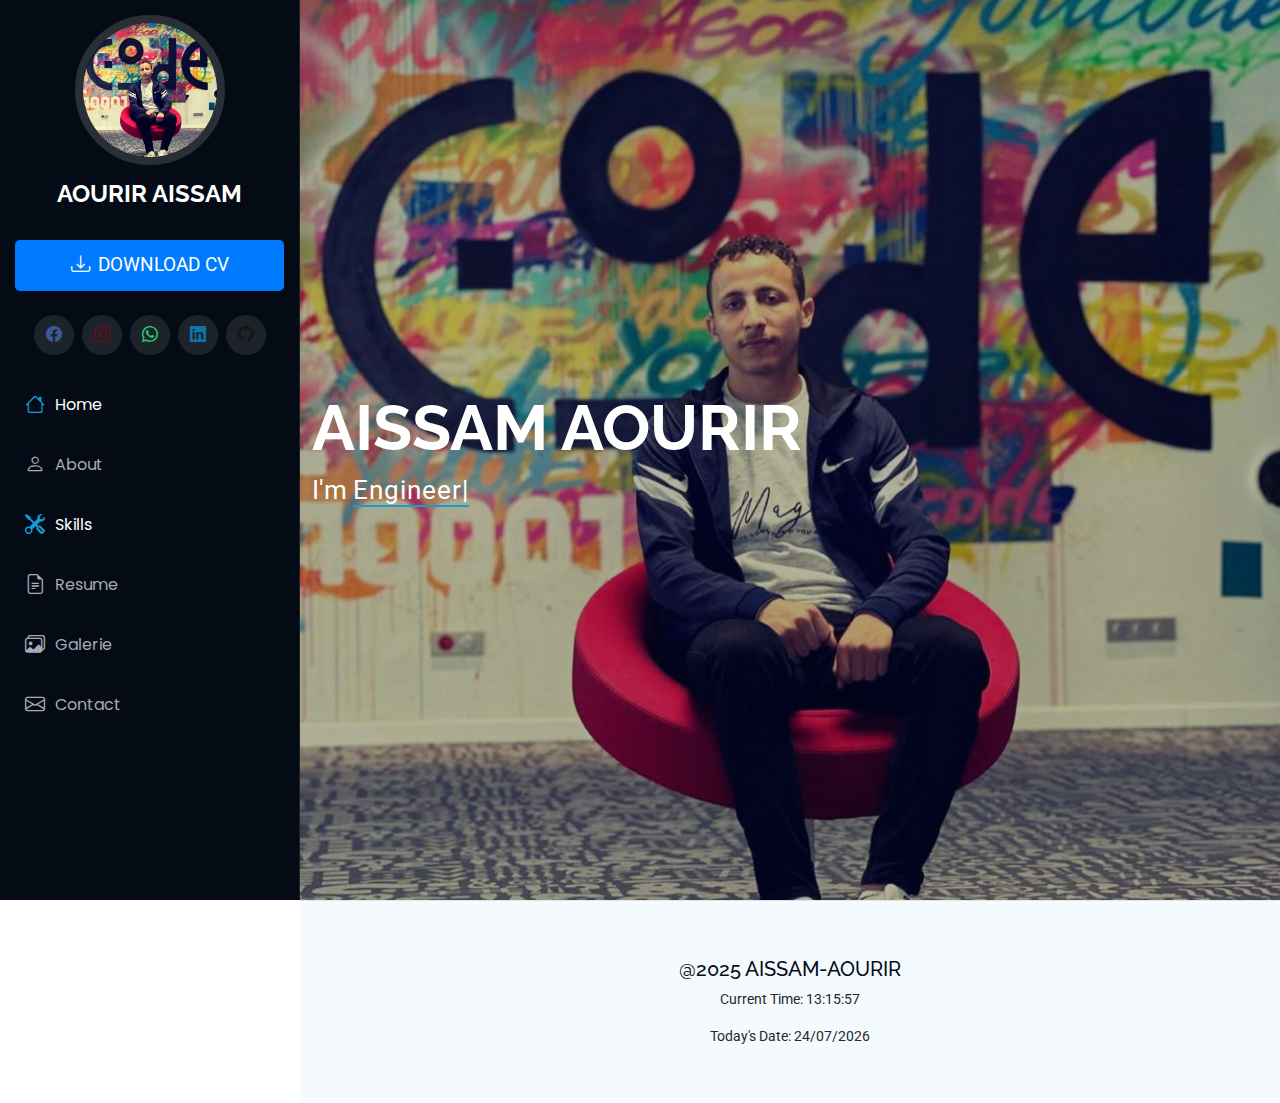
<file: index.html>
<!DOCTYPE html>
<html lang="en">

<head>
  <meta charset="utf-8">
  <meta content="width=device-width, initial-scale=1.0" name="viewport">
  <title>Portfolio A/A Aissamo</title>
  <meta content="" name="description">
  <meta content="" name="keywords">
  
  <!-- Favicons -->
  <link type="image/png" href="./assets/img/favicon.png" rel="icon">
  <link href="./assets/img/apple-touch-icon.png" rel="apple-touch-icon">

  <!-- Fonts -->
  <link href="https://fonts.googleapis.com" rel="preconnect">
  <link href="https://fonts.gstatic.com" rel="preconnect" crossorigin>
  <link href="https://fonts.googleapis.com/css2?family=Roboto:ital,wght@0,100;0,300;0,400;0,500;0,700;0,900;1,100;1,300;1,400;1,500;1,700;1,900&family=Poppins:ital,wght@0,100;0,200;0,300;0,400;0,500;0,600;0,700;0,800;0,900;1,100;1,200;1,300;1,400;1,500;1,600;1,700;1,800;1,900&family=Raleway:ital,wght@0,100;0,200;0,300;0,400;0,500;0,600;0,700;0,800;0,900;1,100;1,200;1,300;1,400;1,500;1,600;1,700;1,800;1,900&display=swap" rel="stylesheet">

  <!-- Vendor CSS Files -->
  <link href="assets/vendor/bootstrap/css/bootstrap.min.css" rel="stylesheet">
  <link href="assets/vendor/bootstrap-icons/bootstrap-icons.css" rel="stylesheet">
  <link href="assets/vendor/aos/aos.css" rel="stylesheet">
  <link href="assets/vendor/glightbox/css/glightbox.min.css" rel="stylesheet">
  <link href="assets/vendor/swiper/swiper-bundle.min.css" rel="stylesheet">

  <!-- Main CSS File -->
  <link href="assets/css/main.css" rel="stylesheet">

  <!-- =======================================================
  * Template Name: iPortfolio
  * Template URL: https://bootstrapmade.com/iportfolio-bootstrap-portfolio-websites-template/
  * Updated: Jun 29 2024 with Bootstrap v5.3.3
  * Author: BootstrapMade.com
  * License: https://bootstrapmade.com/license/
  ======================================================== -->
  
</head>

<body class="index-page">
                    
  <header id="header" class="header dark-background d-flex flex-column">
    <i class="header-toggle d-xl-none bi bi-list"></i>

    <div class="profile-img">
      <img src="assets/img/CVCV.jpg" alt="" class="img-fluid rounded-circle">
    </div>

    <a href="index.html" class="logo d-flex align-items-center justify-content-center">
      <!-- Uncomment the line below if you also wish to use an image logo -->
      <!-- <img src="assets/img/logo.png" alt=""> -->
      <h1 class="sitename">AOURIR AISSAM</h1>
    </a>
     <!-- Button to download CV -->
     <div class="download-cv mt-3">
      <a href="assets/docs/AISSAM-CV.pdf" download class="btn btn-download d-flex align-items-center justify-content-center">
        <i class="bi bi-download"></i> DOWNLOAD CV
      </a><br>
    </div>

    <div class="social-links text-center">
      <a href="https://www.facebook.com/profile.php?id=100083843084891" class="facebook" target="_blank"><i class="bi bi-facebook"></i></a>
      <a href="https://www.instagram.com/aissam.aourir?igsh=NTc4MTIwNjQ2YQ==" class="instagram" target="_blank"><i class="bi bi-instagram"></i></a>
      <a href="https://wa.me/212613935238" class="WhatsApp" target="_blank"><i class="bi bi-whatsapp"></i></a>
      <a href="https://www.linkedin.com/in/aissam-aourir-655622352/" class="linkedin" target="_blank"><i class="bi bi-linkedin"></i></a>
      <a href="https://github.com/aissam-aourir" class="github" target="_blank"><i class="bi bi-github"></i></a>
    </div>

    <nav id="navmenu" class="navmenu">
      <ul>
        <li><a href="index.html" class="active"><i class="bi bi-house navicon"></i>Home</a></li>
        <li><a href="about.html"><i class="bi bi-person navicon"></i> About</a></li>
        <li><a href="skills.html" class="active"><i class="bi bi-tools navicon"></i>Skills</a></li>
        <li><a href="resume.html"><i class="bi bi-file-earmark-text navicon"></i> Resume</a></li>
        <li><a href="galerie.html"><i class="bi bi-images navicon"></i> Galerie</a></li>
        <li><a href="contact.html"><i class="bi bi-envelope navicon"></i> Contact</a></li>
      </ul>
    </nav>

  </header>

  <main class="main">

    <!-- Hero Section -->
    <section id="hero" class="hero section dark-background">

      <img src="assets/img/CVCV.jpg" alt="" data-aos="fade-in" class="">

      <div class="container" data-aos="fade-up" data-aos-delay="100">
        <h2>AISSAM AOURIR</h2>
        <p>I'm <span class="typed" data-typed-items="Engineer,Junior Developer">Engineer</span><span class="typed-cursor typed-cursor--blink" aria-hidden="true"></span><span class="typed-cursor typed-cursor--blink" aria-hidden="true"></span></p>
      </div>

    </section><!-- /Hero Section -->
  </main>
    
  <footer id="footer" class="footer position-relative light-background">
        <div class="container">
          <!-- Display current date and time -->
          <div id="datetime" class="text-center mt-3"><h5>@2025 AISSAM-AOURIR</h5>
            <p id="clock"></p>
            <p id="date"></p>
          </div>
        </div>
  </footer>
      
      
    
      <!-- Scroll Top -->
      <a href="#" id="scroll-top" class="scroll-top d-flex align-items-center justify-content-center"><i class="bi bi-arrow-up-short"></i></a>
    
      <!-- Preloader -->
      <div id="preloader"></div>
    
      <!-- Vendor JS Files -->
      <script src="assets/vendor/bootstrap/js/bootstrap.bundle.min.js"></script>
      <script src="assets/vendor/php-email-form/validate.js"></script>
      <script src="assets/vendor/aos/aos.js"></script>
      <script src="assets/vendor/typed.js/typed.umd.js"></script>
      <script src="assets/vendor/purecounter/purecounter_vanilla.js"></script>
      <script src="assets/vendor/waypoints/noframework.waypoints.js"></script>
      <script src="assets/vendor/glightbox/js/glightbox.min.js"></script>
      <script src="assets/vendor/imagesloaded/imagesloaded.pkgd.min.js"></script>
      <script src="assets/vendor/isotope-layout/isotope.pkgd.min.js"></script>
      <script src="assets/vendor/swiper/swiper-bundle.min.js"></script>
    
      <!-- Main JS File -->
      <script src="assets/js/main.js"></script>
      <!-- script javascript pour le teme reel pour le footer -->
      <script src="script.js"></script>
    
    </body>
    
    </html>
</file>
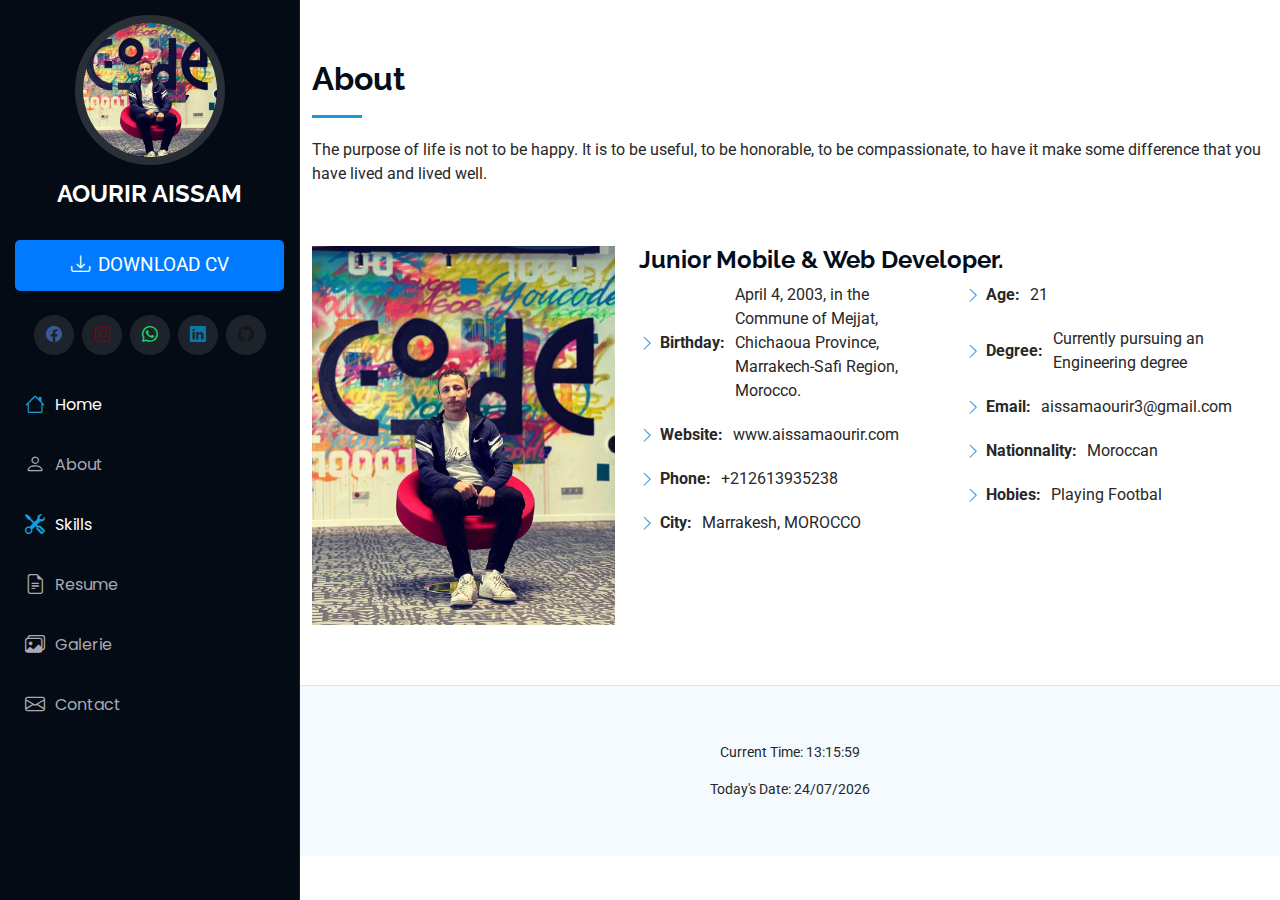
<file: about.html>
<!DOCTYPE html>
<html lang="en">

<head>
  <meta charset="utf-8">
  <meta content="width=device-width, initial-scale=1.0" name="viewport">
  <title>Portfolio A/A Aissamo</title>
  <meta content="" name="description">
  <meta content="" name="keywords">

  <!-- Favicons -->
  <link href="assets/img/favicon.png" rel="icon">
  <link href="assets/img/apple-touch-icon.png" rel="apple-touch-icon">

  <!-- Fonts -->
  <link href="https://fonts.googleapis.com" rel="preconnect">
  <link href="https://fonts.gstatic.com" rel="preconnect" crossorigin>
  <link href="https://fonts.googleapis.com/css2?family=Roboto:ital,wght@0,100;0,300;0,400;0,500;0,700;0,900;1,100;1,300;1,400;1,500;1,700;1,900&family=Poppins:ital,wght@0,100;0,200;0,300;0,400;0,500;0,600;0,700;0,800;0,900;1,100;1,200;1,300;1,400;1,500;1,600;1,700;1,800;1,900&family=Raleway:ital,wght@0,100;0,200;0,300;0,400;0,500;0,600;0,700;0,800;0,900;1,100;1,200;1,300;1,400;1,500;1,600;1,700;1,800;1,900&display=swap" rel="stylesheet">

  <!-- Vendor CSS Files -->
  <link href="assets/vendor/bootstrap/css/bootstrap.min.css" rel="stylesheet">
  <link href="assets/vendor/bootstrap-icons/bootstrap-icons.css" rel="stylesheet">
  <link href="assets/vendor/aos/aos.css" rel="stylesheet">
  <link href="assets/vendor/glightbox/css/glightbox.min.css" rel="stylesheet">
  <link href="assets/vendor/swiper/swiper-bundle.min.css" rel="stylesheet">

  <!-- Main CSS File -->
  <link href="assets/css/main.css" rel="stylesheet">

  <!-- =======================================================
  * Template Name: iPortfolio
  * Template URL: https://bootstrapmade.com/iportfolio-bootstrap-portfolio-websites-template/
  * Updated: Jun 29 2024 with Bootstrap v5.3.3
  * Author: BootstrapMade.com
  * License: https://bootstrapmade.com/license/
  ======================================================== -->
</head>

<body class="index-page">
                    
  <header id="header" class="header dark-background d-flex flex-column">
    <i class="header-toggle d-xl-none bi bi-list"></i>

    <div class="profile-img">
      <img src="assets/img/CVCV.jpg" alt="" class="img-fluid rounded-circle">
    </div>

    <a href="index.html" class="logo d-flex align-items-center justify-content-center">
      <!-- Uncomment the line below if you also wish to use an image logo -->
      <!-- <img src="assets/img/logo.png" alt=""> -->
      <h1 class="sitename">AOURIR AISSAM</h1>
    </a>
     <!-- Button to download CV -->
     <div class="download-cv mt-3">
      <a href="assets/docs/AISSAM-CV.pdf" download class="btn btn-download d-flex align-items-center justify-content-center">
        <i class="bi bi-download"></i> DOWNLOAD CV
      </a><br>
    </div>

    <div class="social-links text-center">
      <a href="https://www.facebook.com/profile.php?id=100083843084891" class="facebook" target="_blank"><i class="bi bi-facebook"></i></a>
      <a href="https://www.instagram.com/aissam.aourir?igsh=NTc4MTIwNjQ2YQ==" class="instagram" target="_blank"><i class="bi bi-instagram"></i></a>
      <a href="https://wa.me/212613935238" class="WhatsApp" target="_blank"><i class="bi bi-whatsapp"></i></a>
      <a href="https://www.linkedin.com/in/aissam-aourir-655622352/" class="linkedin" target="_blank"><i class="bi bi-linkedin"></i></a>
      <a href="https://github.com/aissam-aourir" class="github" target="_blank"><i class="bi bi-github"></i></a>
    </div>

    <nav id="navmenu" class="navmenu">
      <ul>
        <li><a href="index.html" class="active"><i class="bi bi-house navicon"></i>Home</a></li>
        <li><a href="about.html"><i class="bi bi-person navicon"></i> About</a></li>
        <li><a href="skills.html" class="active"><i class="bi bi-tools navicon"></i>Skills</a></li>
        <li><a href="resume.html"><i class="bi bi-file-earmark-text navicon"></i> Resume</a></li>
        <li><a href="galerie.html"><i class="bi bi-images navicon"></i> Galerie</a></li>
        <li><a href="contact.html"><i class="bi bi-envelope navicon"></i> Contact</a></li>
      </ul>
    </nav>

  </header>

  <main class="main">
    <!-- About Section -->
    <section id="about" class="about section">

        <!-- Section Title -->
        <div class="container section-title" data-aos="fade-up">
          <h2>About</h2>
          <p>The purpose of life is not to be happy. It is to be useful, to be honorable, to be compassionate, to have it make some difference that you have lived and lived well.</p>
        </div><!-- End Section Title -->
  
        <div class="container" data-aos="fade-up" data-aos-delay="100">
  
          <div class="row gy-4 justify-content-center">
            <div class="col-lg-4">
              <img src="assets/img/CVCV.jpg" class="img-fluid" alt="">
            </div>
            <div class="col-lg-8 content">
              <h2>Junior Mobile & Web Developer.</h2>
              <div class="row">
                <div class="col-lg-6">
                    <ul>
                        <li><i class="bi bi-chevron-right"></i> <strong>Birthday:</strong> <span>April 4, 2003, in the Commune of Mejjat, Chichaoua Province, Marrakech-Safi Region, Morocco.</span></li>
                        <li><i class="bi bi-chevron-right"></i> <strong>Website:</strong> <span>www.aissamaourir.com</span></li>
                        <li><i class="bi bi-chevron-right"></i> <strong>Phone:</strong> <span>+212613935238</span></li>
                        <li><i class="bi bi-chevron-right"></i> <strong>City:</strong> <span>Marrakesh, MOROCCO</span></li>
                      </ul>
                </div>
                <div class="col-lg-6">
                    <ul>
                        <li><i class="bi bi-chevron-right"></i> <strong>Age:</strong> <span>21</span></li>
                        <li><i class="bi bi-chevron-right"></i> <strong>Degree:</strong> <span>Currently pursuing an Engineering degree</span></li>
                        <li><i class="bi bi-chevron-right"></i> <strong>Email:</strong> <span>aissamaourir3@gmail.com</span></li>
                        <li><i class="bi bi-chevron-right"></i> <strong>Nationnality:</strong> <span>Moroccan</span></li>
                        <li><i class="bi bi-chevron-right"></i> <strong>Hobies:</strong><span>Playing Footbal</span></li>
                      </ul>
                </div>
              </div>
            </div>
          </div>
  
        </div>
  
      </section><!-- /About Section -->
    </main>

    <footer id="footer" class="footer position-relative light-background">
      <div class="container">
           <!-- Display current date and time -->
            <div id="datetime" class="text-center mt-3">
              <p id="clock"></p>
              <p id="date"></p>
            </div>
          </div>
      </footer>
  
    <!-- Scroll Top -->
    <a href="#" id="scroll-top" class="scroll-top d-flex align-items-center justify-content-center"><i class="bi bi-arrow-up-short"></i></a>
  
    <!-- Preloader -->
    <div id="preloader"></div>
  
    <!-- Vendor JS Files -->
    <script src="assets/vendor/bootstrap/js/bootstrap.bundle.min.js"></script>
    <script src="assets/vendor/php-email-form/validate.js"></script>
    <script src="assets/vendor/aos/aos.js"></script>
    <script src="assets/vendor/typed.js/typed.umd.js"></script>
    <script src="assets/vendor/purecounter/purecounter_vanilla.js"></script>
    <script src="assets/vendor/waypoints/noframework.waypoints.js"></script>
    <script src="assets/vendor/glightbox/js/glightbox.min.js"></script>
    <script src="assets/vendor/imagesloaded/imagesloaded.pkgd.min.js"></script>
    <script src="assets/vendor/isotope-layout/isotope.pkgd.min.js"></script>
    <script src="assets/vendor/swiper/swiper-bundle.min.js"></script>
  
    <!-- Main JS File -->
    <script src="assets/js/main.js"></script>
    <script src="script.js"></script>
  </body>
  
  </html>
</file>
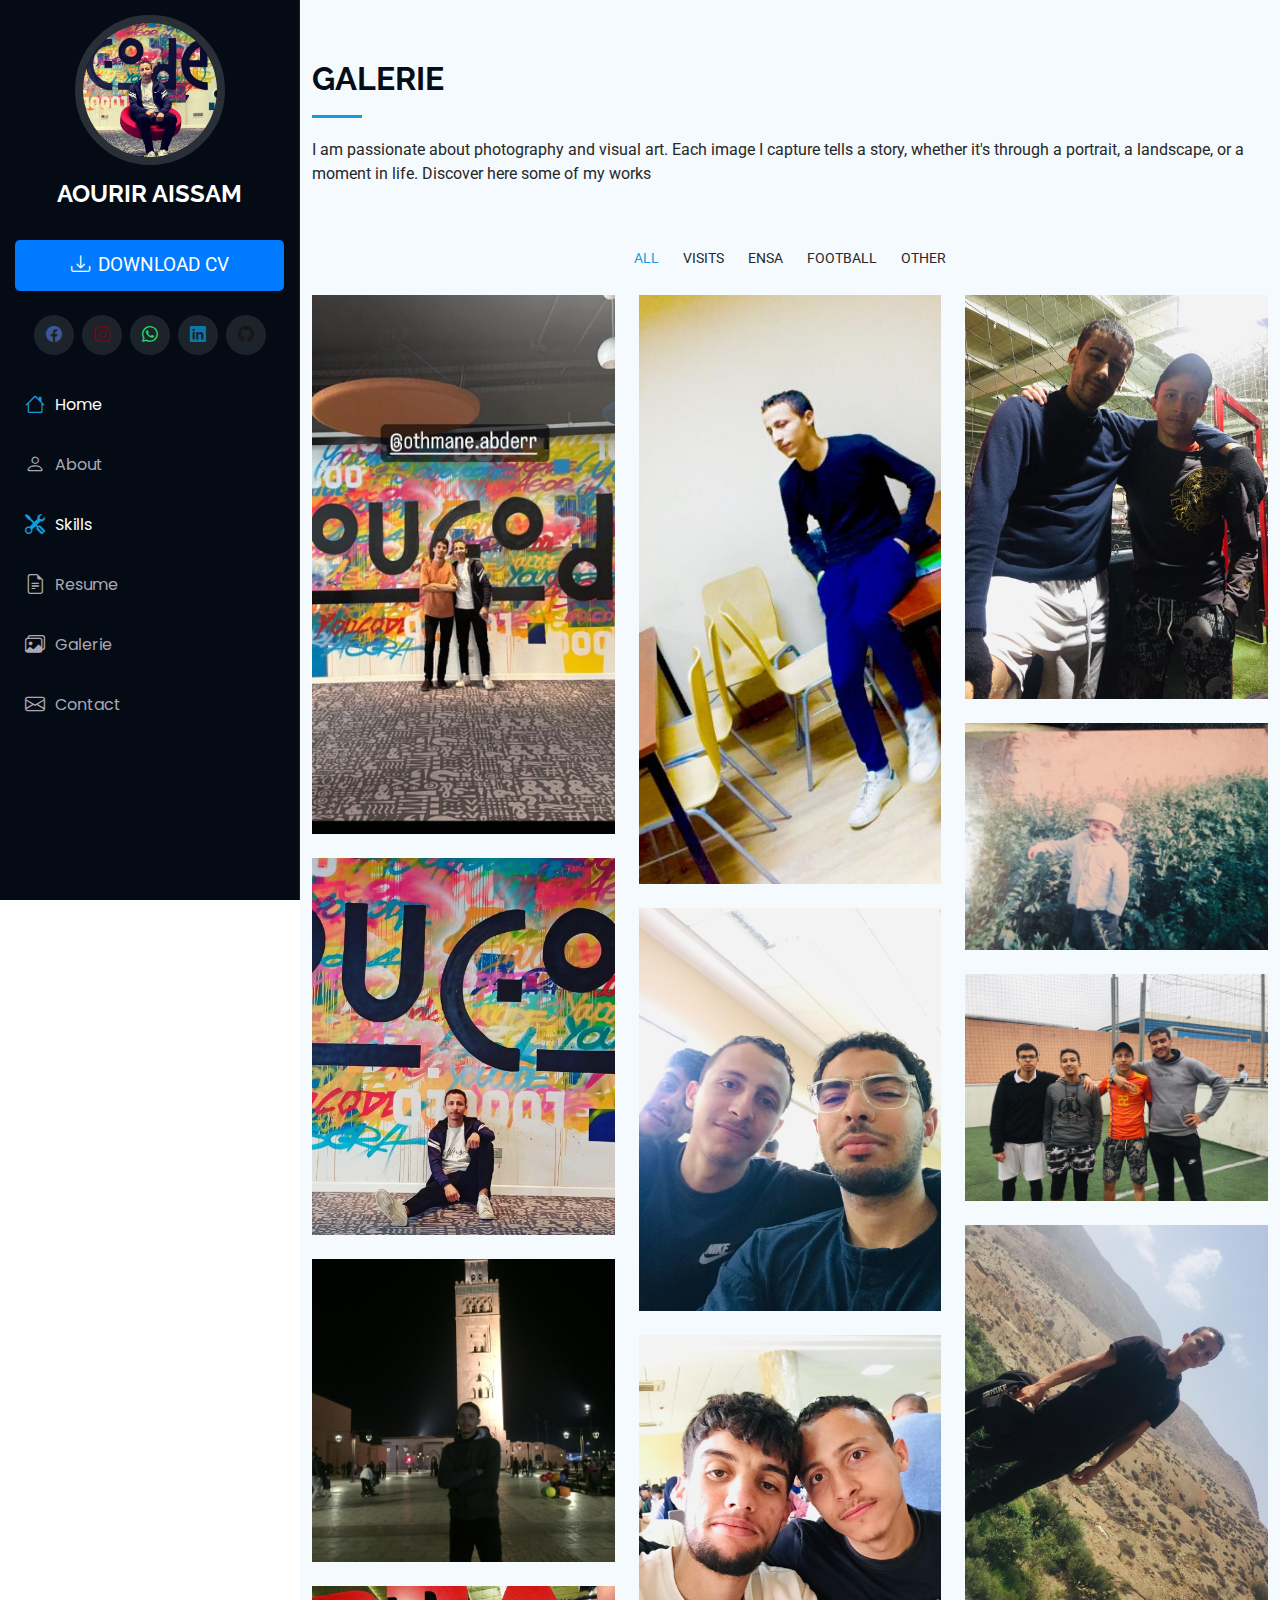
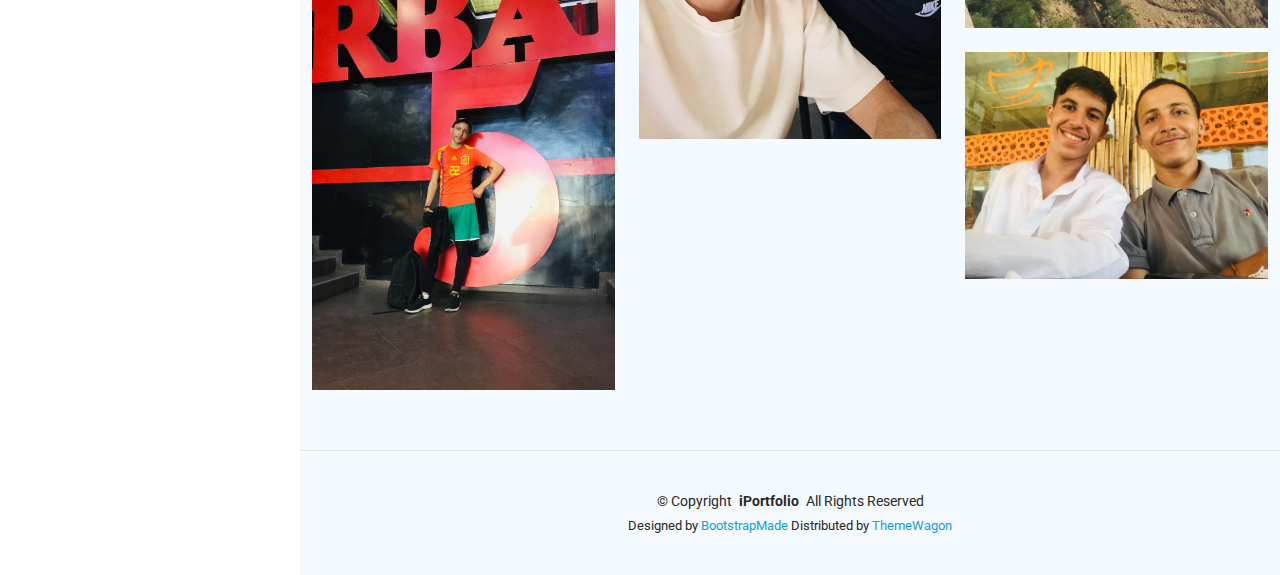
<file: galerie.html>
<!DOCTYPE html>
<html lang="en">

<head>
    <meta charset="utf-8">
    <meta content="width=device-width, initial-scale=1.0" name="viewport">
    <title>Portfolio A/A Aissamo</title>
    <meta content="" name="description">
    <meta content="" name="keywords">
  
    <!-- Favicons -->
    <link href="assets/img/favicon.png" rel="icon">
    <link href="assets/img/apple-touch-icon.png" rel="apple-touch-icon">
  
    <!-- Fonts -->
    <link href="https://fonts.googleapis.com" rel="preconnect">
    <link href="https://fonts.gstatic.com" rel="preconnect" crossorigin>
    <link href="https://fonts.googleapis.com/css2?family=Roboto:ital,wght@0,100;0,300;0,400;0,500;0,700;0,900;1,100;1,300;1,400;1,500;1,700;1,900&family=Poppins:ital,wght@0,100;0,200;0,300;0,400;0,500;0,600;0,700;0,800;0,900;1,100;1,200;1,300;1,400;1,500;1,600;1,700;1,800;1,900&family=Raleway:ital,wght@0,100;0,200;0,300;0,400;0,500;0,600;0,700;0,800;0,900;1,100;1,200;1,300;1,400;1,500;1,600;1,700;1,800;1,900&display=swap" rel="stylesheet">
  
    <!-- Vendor CSS Files -->
    <link href="assets/vendor/bootstrap/css/bootstrap.min.css" rel="stylesheet">
    <link href="assets/vendor/bootstrap-icons/bootstrap-icons.css" rel="stylesheet">
    <link href="assets/vendor/aos/aos.css" rel="stylesheet">
    <link href="assets/vendor/glightbox/css/glightbox.min.css" rel="stylesheet">
    <link href="assets/vendor/swiper/swiper-bundle.min.css" rel="stylesheet">
  
    <!-- Main CSS File -->
    <link href="assets/css/main.css" rel="stylesheet">
  
    <!-- =======================================================
    * Template Name: iPortfolio
    * Template URL: https://bootstrapmade.com/iportfolio-bootstrap-portfolio-websites-template/
    * Updated: Jun 29 2024 with Bootstrap v5.3.3
    * Author: BootstrapMade.com
    * License: https://bootstrapmade.com/license/
    ======================================================== -->
</head>

<body class="index-page">

    <header id="header" class="header dark-background d-flex flex-column">
        <i class="header-toggle d-xl-none bi bi-list"></i>
    
        <div class="profile-img">
          <img src="assets/img/CVCV.jpg" alt="" class="img-fluid rounded-circle">
        </div>
    
        <a href="index.html" class="logo d-flex align-items-center justify-content-center">
          <!-- Uncomment the line below if you also wish to use an image logo -->
          <!-- <img src="assets/img/logo.png" alt=""> -->
          <h1 class="sitename">AOURIR AISSAM</h1>
        </a>
         <!-- Button to download CV -->
         <div class="download-cv mt-3">
          <a href="assets/docs/AISSAM-CV.pdf" download class="btn btn-download d-flex align-items-center justify-content-center">
            <i class="bi bi-download"></i> DOWNLOAD CV
          </a><br>
        </div>
    
        <div class="social-links text-center">
          <a href="https://www.facebook.com/profile.php?id=100083843084891" class="facebook" target="_blank"><i class="bi bi-facebook"></i></a>
          <a href="https://www.instagram.com/aissam.aourir?igsh=NTc4MTIwNjQ2YQ==" class="instagram" target="_blank"><i class="bi bi-instagram"></i></a>
          <a href="https://wa.me/212613935238" class="WhatsApp" target="_blank"><i class="bi bi-whatsapp"></i></a>
          <a href="https://www.linkedin.com/in/aissam-aourir-655622352/" class="linkedin" target="_blank"><i class="bi bi-linkedin"></i></a>
          <a href="https://github.com/aissam-aourir" class="github" target="_blank"><i class="bi bi-github"></i></a>
        </div>
    
        <nav id="navmenu" class="navmenu">
          <ul>
            <li><a href="index.html" class="active"><i class="bi bi-house navicon"></i>Home</a></li>
            <li><a href="about.html"><i class="bi bi-person navicon"></i> About</a></li>
            <li><a href="skills.html" class="active"><i class="bi bi-tools navicon"></i>Skills</a></li>
            <li><a href="resume.html"><i class="bi bi-file-earmark-text navicon"></i> Resume</a></li>
            <li><a href="galerie.html"><i class="bi bi-images navicon"></i> Galerie</a></li>
            <li><a href="contact.html"><i class="bi bi-envelope navicon"></i> Contact</a></li>
          </ul>
        </nav>
    
    </header>
    <main class="main">
    

    <!-- Portfolio Section -->
    <section id="portfolio" class="portfolio section light-background">

      <!-- Section Title -->
      <div class="container section-title" data-aos="fade-up">
        <h2>GALERIE</h2>
        <p>I am passionate about photography and visual art. Each image I capture tells a story, whether it's through a portrait, a landscape, or a moment in life. Discover here some of my works</p>
      </div><!-- End Section Title -->

      <div class="container">

        <div class="isotope-layout" data-default-filter="*" data-layout="masonry" data-sort="original-order">

          <ul class="portfolio-filters isotope-filters" data-aos="fade-up" data-aos-delay="100">
            <li data-filter="*" class="filter-active">All</li>
            <li data-filter=".filter-app">VISITS</li>
            <li data-filter=".filter-product">ENSA</li>
            <li data-filter=".filter-branding">FOOTBALL</li>
            <li data-filter=".filter-books">OTHER</li>
          </ul><!-- End Portfolio Filters -->

          <div class="row gy-4 isotope-container" data-aos="fade-up" data-aos-delay="200">

            <div class="col-lg-4 col-md-6 portfolio-item isotope-item filter-app">
              <div class="portfolio-content h-100">
                <img src="assets/img/portfolio/visit1.jpg" class="img-fluid" alt="">
                <div class="portfolio-info">
                  <h4>'YOU CODE' in SAFI</h4>
                  <p>With My Friend Othman</p>
                  <a href="assets/img/portfolio/visit1.jpg" title="VISIT" data-gallery="portfolio-gallery-app" class="glightbox preview-link"><i class="bi bi-zoom-in"></i></a>
                </div>
              </div>
            </div><!-- End Portfolio Item -->

            <div class="col-lg-4 col-md-6 portfolio-item isotope-item filter-product">
              <div class="portfolio-content h-100">
                <img src="assets/img/portfolio/ensa1.jpg" class="img-fluid" alt="">
                <div class="portfolio-info">
                  <h4>In ENSA</h4>
                  <p>Preparing in the library</p>
                  <a href="assets/img/portfolio/ensa1.jpg" title="Product 1" data-gallery="portfolio-gallery-product" class="glightbox preview-link"><i class="bi bi-zoom-in"></i></a>
                </div>
              </div>
            </div><!-- End Portfolio Item -->

            <div class="col-lg-4 col-md-6 portfolio-item isotope-item filter-branding">
              <div class="portfolio-content h-100">
                <img src="assets/img/portfolio/foot1.jpg" class="img-fluid" alt="">
                <div class="portfolio-info">
                  <h4>Play FOOTBALL</h4>
                  <p>Playing With Zaki</p>
                  <a href="assets/img/portfolio/foot1.jpg" title="Branding 1" data-gallery="portfolio-gallery-branding" class="glightbox preview-link"><i class="bi bi-zoom-in"></i></a>
                </div>
              </div>
            </div><!-- End Portfolio Item -->

            <div class="col-lg-4 col-md-6 portfolio-item isotope-item filter-books">
              <div class="portfolio-content h-100">
                <img src="assets/img/portfolio/other1.jpg" class="img-fluid" alt="">
                <div class="portfolio-info">
                  <h4>Childhood </h4>
                  <p>Childhood is a time of innocence and discovery</p>
                  <a href="assets/img/portfolio/other1.jpg" title="Childhoud" data-gallery="portfolio-gallery-book" class="glightbox preview-link"><i class="bi bi-zoom-in"></i></a>
                </div>
              </div>
            </div><!-- End Portfolio Item -->

            <div class="col-lg-4 col-md-6 portfolio-item isotope-item filter-app">
              <div class="portfolio-content h-100">
                <img src="assets/img/portfolio/visit3.jpg" class="img-fluid" alt="">
                <div class="portfolio-info">
                  <h4>Taking picture</h4>
                  <p>Taking a Memorial photo</p>
                  <a href="assets/img/portfolio/visit3.jpg" title="visit" data-gallery="portfolio-gallery-app" class="glightbox preview-link"><i class="bi bi-zoom-in"></i></a>
                </div>
              </div>
            </div><!-- End Portfolio Item -->

            <div class="col-lg-4 col-md-6 portfolio-item isotope-item filter-product">
              <div class="portfolio-content h-100">
                <img src="assets/img/portfolio/ensa3.jpg" class="img-fluid" alt="">
                <div class="portfolio-info">
                  <h4>In class</h4>
                  <p>With YAHYA</p>
                  <a href="assets/img/portfolio/ensa3.jpg" title="Studying" data-gallery="portfolio-gallery-product" class="glightbox preview-link"><i class="bi bi-zoom-in"></i></a>
                </div>
              </div>
            </div><!-- End Portfolio Item -->

            <div class="col-lg-4 col-md-6 portfolio-item isotope-item filter-branding">
              <div class="portfolio-content h-100">
                <img src="assets/img/portfolio/foot4.jpg" class="img-fluid" alt="">
                <div class="portfolio-info">
                  <h4>Collectif Picture</h4>
                  <p>Before A Good Footbal Match</p>
                  <a href="assets/img/portfolio/foot4.jpg" title="Playing Football" data-gallery="portfolio-gallery-branding" class="glightbox preview-link"><i class="bi bi-zoom-in"></i></a>
                </div>
              </div>
            </div><!-- End Portfolio Item -->

            <div class="col-lg-4 col-md-6 portfolio-item isotope-item filter-books">
              <div class="portfolio-content h-100">
                <img src="assets/img/portfolio/other2.jpg" class="img-fluid" alt="">
                <div class="portfolio-info">
                  <h4>In Montain</h4>
                  <p>Perched at the summit, surrounded by nature in AMZMIZ</p>
                  <a href="assets/img/portfolio/other2.jpg" title="Mntain" data-gallery="portfolio-gallery-book" class="glightbox preview-link"><i class="bi bi-zoom-in"></i></a>
                </div>
              </div>
            </div><!-- End Portfolio Item -->

            <div class="col-lg-4 col-md-6 portfolio-item isotope-item filter-app">
              <div class="portfolio-content h-100">
                <img src="assets/img/portfolio/visit6.jpg" class="img-fluid" alt="">
                <div class="portfolio-info">
                  <h4>In Marrakech</h4>
                  <p>In front Of El-Koubia Musc</p>
                  <a href="assets/img/portfolio/visit6.jpg" title="El-koutobia" data-gallery="portfolio-gallery-app" class="glightbox preview-link"><i class="bi bi-zoom-in"></i></a>
                </div>
              </div>
            </div><!-- End Portfolio Item -->

            <div class="col-lg-4 col-md-6 portfolio-item isotope-item filter-product">
              <div class="portfolio-content h-100">
                <img src="assets/img/portfolio/ensa4.jpg" class="img-fluid" alt="">
                <div class="portfolio-info">
                  <h4>In class</h4>
                  <p>WITH YOUSSEF</p>
                  <a href="assets/img/portfolio/ensa4.jpg" title="Non Studying" data-gallery="portfolio-gallery-product" class="glightbox preview-link"><i class="bi bi-zoom-in"></i></a>
                </div>
              </div>
            </div><!-- End Portfolio Item -->

            <div class="col-lg-4 col-md-6 portfolio-item isotope-item filter-branding">
              <div class="portfolio-content h-100">
                <img src="assets/img/portfolio/urbain5.jpg" class="img-fluid" alt="">
                <div class="portfolio-info">
                  <h4>Play footbal in urbain5</h4>
                  <p>A good Footbal Match In Urbain5 Is The Best Think After The Exems</p>
                  <a href="assets/img/portfolio/urbain5.jpg" title="urbain5" data-gallery="portfolio-gallery-branding" class="glightbox preview-link"><i class="bi bi-zoom-in"></i></a>
                </div>
              </div>
            </div><!-- End Portfolio Item -->

            <div class="col-lg-4 col-md-6 portfolio-item isotope-item filter-books">
              <div class="portfolio-content h-100">
                <img src="assets/img/portfolio/other5.jpg" class="img-fluid" alt="">
                <div class="portfolio-info">
                  <h4>In Coffe With Mohmmed</h4>
                  <p>Meeting friends is best think in holiday</p>
                  <a href="assets/img/portfolio/other5.jpg" title="Talking With Friend" data-gallery="portfolio-gallery-book" class="glightbox preview-link"><i class="bi bi-zoom-in"></i></a>
                </div>
              </div>
            </div><!-- End Portfolio Item -->

          </div><!-- End Portfolio Container -->

        </div>

      </div>

    </section><!-- /Portfolio Section -->

    </main>

    <footer id="footer" class="footer position-relative light-background">

    <div class="container">
      <div class="copyright text-center ">
        <p>© <span>Copyright</span> <strong class="px-1 sitename">iPortfolio</strong> <span>All Rights Reserved</span></p>
      </div>
      <div class="credits">
        <!-- All the links in the footer should remain intact. -->
        <!-- You can delete the links only if you've purchased the pro version. -->
        <!-- Licensing information: https://bootstrapmade.com/license/ -->
        <!-- Purchase the pro version with working PHP/AJAX contact form: [buy-url] -->
        Designed by <a href="https://bootstrapmade.com/">BootstrapMade</a> Distributed by <a href="https://themewagon.com">ThemeWagon</a>
      </div>
    </div>

    </footer>

  <!-- Scroll Top -->
  <a href="#" id="scroll-top" class="scroll-top d-flex align-items-center justify-content-center"><i class="bi bi-arrow-up-short"></i></a>

  <!-- Preloader -->
  <div id="preloader"></div>

  <!-- Vendor JS Files -->
  <script src="assets/vendor/bootstrap/js/bootstrap.bundle.min.js"></script>
  <script src="assets/vendor/php-email-form/validate.js"></script>
  <script src="assets/vendor/aos/aos.js"></script>
  <script src="assets/vendor/typed.js/typed.umd.js"></script>
  <script src="assets/vendor/purecounter/purecounter_vanilla.js"></script>
  <script src="assets/vendor/waypoints/noframework.waypoints.js"></script>
  <script src="assets/vendor/glightbox/js/glightbox.min.js"></script>
  <script src="assets/vendor/imagesloaded/imagesloaded.pkgd.min.js"></script>
  <script src="assets/vendor/isotope-layout/isotope.pkgd.min.js"></script>
  <script src="assets/vendor/swiper/swiper-bundle.min.js"></script>

  <!-- Main JS File -->
  <script src="assets/js/main.js"></script>

</body>

</html>
</file>
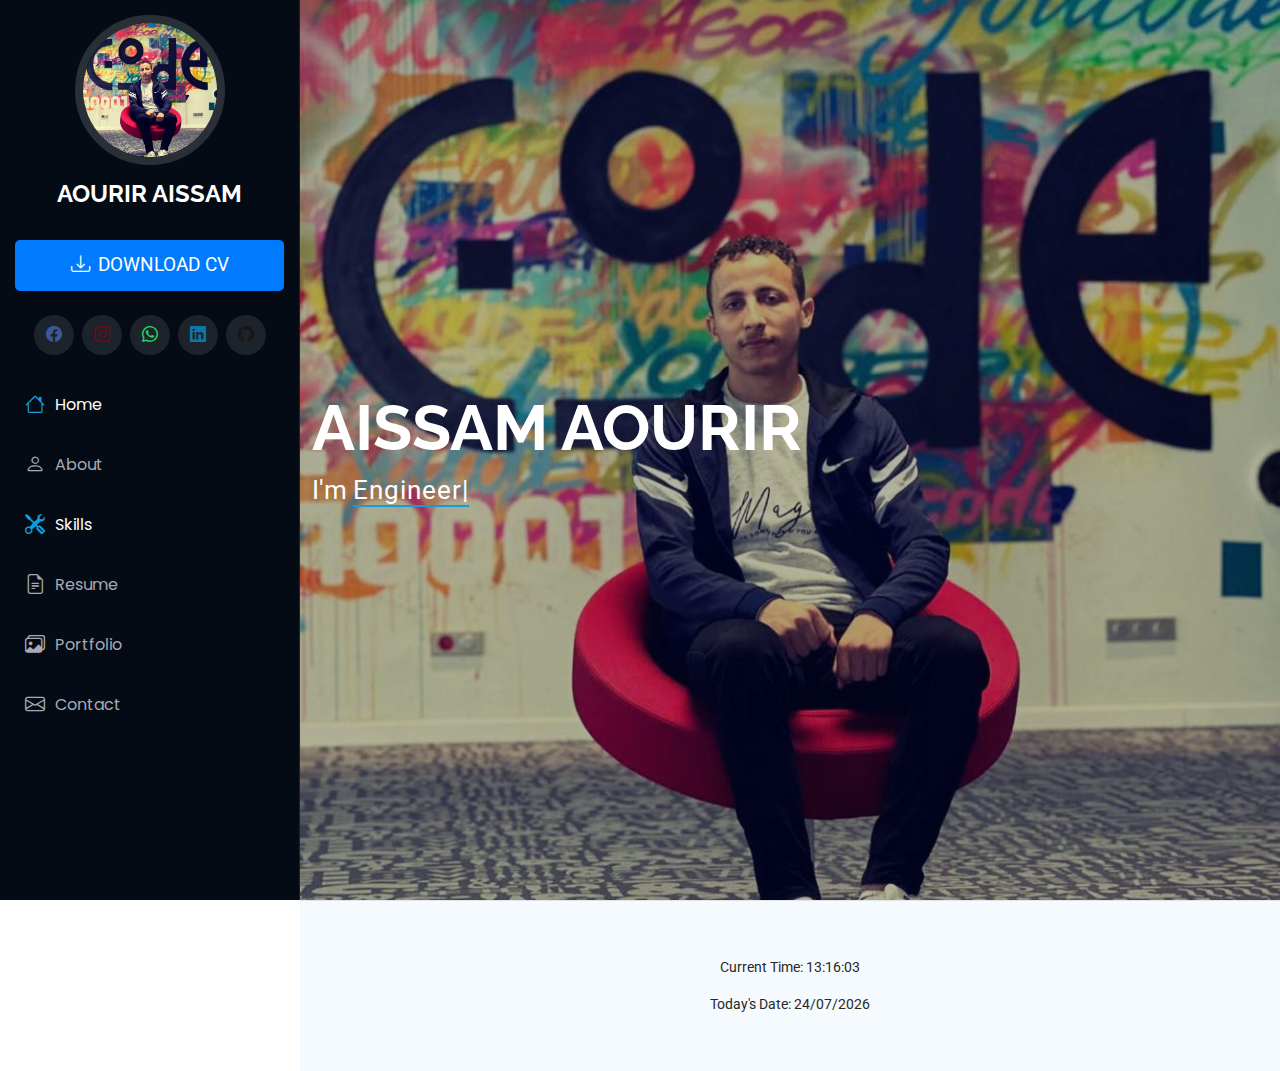
<file: home.html>
<!DOCTYPE html>
<html lang="en">

<head>
  <meta charset="utf-8">
  <meta content="width=device-width, initial-scale=1.0" name="viewport">
  <title>Aissam - Portfolio</title>
  <meta content="" name="description">
  <meta content="" name="keywords">

  <!-- Favicons -->
  <link href="assets/img/favicon.png" rel="icon">
  <link href="assets/img/apple-touch-icon.png" rel="apple-touch-icon">

  <!-- Fonts -->
  <link href="https://fonts.googleapis.com" rel="preconnect">
  <link href="https://fonts.gstatic.com" rel="preconnect" crossorigin>
  <link href="https://fonts.googleapis.com/css2?family=Roboto:ital,wght@0,100;0,300;0,400;0,500;0,700;0,900;1,100;1,300;1,400;1,500;1,700;1,900&family=Poppins:ital,wght@0,100;0,200;0,300;0,400;0,500;0,600;0,700;0,800;0,900;1,100;1,200;1,300;1,400;1,500;1,600;1,700;1,800;1,900&family=Raleway:ital,wght@0,100;0,200;0,300;0,400;0,500;0,600;0,700;0,800;0,900;1,100;1,200;1,300;1,400;1,500;1,600;1,700;1,800;1,900&display=swap" rel="stylesheet">

  <!-- Vendor CSS Files -->
  <link href="assets/vendor/bootstrap/css/bootstrap.min.css" rel="stylesheet">
  <link href="assets/vendor/bootstrap-icons/bootstrap-icons.css" rel="stylesheet">
  <link href="assets/vendor/aos/aos.css" rel="stylesheet">
  <link href="assets/vendor/glightbox/css/glightbox.min.css" rel="stylesheet">
  <link href="assets/vendor/swiper/swiper-bundle.min.css" rel="stylesheet">

  <!-- Main CSS File -->
  <link href="assets/css/main.css" rel="stylesheet">

  <!-- =======================================================
  * Template Name: iPortfolio
  * Template URL: https://bootstrapmade.com/iportfolio-bootstrap-portfolio-websites-template/
  * Updated: Jun 29 2024 with Bootstrap v5.3.3
  * Author: BootstrapMade.com
  * License: https://bootstrapmade.com/license/
  ======================================================== -->
</head>

<body class="index-page">
                    
  <header id="header" class="header dark-background d-flex flex-column">
    <i class="header-toggle d-xl-none bi bi-list"></i>

    <div class="profile-img">
      <img src="assets/img/CVCV.jpg" alt="" class="img-fluid rounded-circle">
    </div>

    <a href="index.html" class="logo d-flex align-items-center justify-content-center">
      <!-- Uncomment the line below if you also wish to use an image logo -->
      <!-- <img src="assets/img/logo.png" alt=""> -->
      <h1 class="sitename">AOURIR AISSAM</h1>
    </a>
     <!-- Button to download CV -->
     <div class="download-cv mt-3">
      <a href="assets/docs/AISSAM-CV.pdf" download class="btn btn-download d-flex align-items-center justify-content-center">
        <i class="bi bi-download"></i> DOWNLOAD CV
      </a><br>
    </div>

    <div class="social-links text-center">
      <a href="https://www.facebook.com/profile.php?id=100083843084891" class="facebook"><i class="bi bi-facebook"></i></a>
      <a href="https://www.instagram.com/aissam.aourir?igsh=NTc4MTIwNjQ2YQ==" class="instagram"><i class="bi bi-instagram"></i></a>
      <a href="https://wa.me/212613935238" class="WhatsApp"><i class="bi bi-whatsapp"></i></a>
      <a href="www.linkedin.com/in/aissam-aourir-a0abab2b2" class="linkedin"><i class="bi bi-linkedin"></i></a>
      <a href="https://github.com/aissam-aourir" class="github"><i class="bi bi-github"></i></a>
    </div>

    <nav id="navmenu" class="navmenu">
      <ul>
        <li><a href="home.html" class="active"><i class="bi bi-house navicon"></i>Home</a></li>
        <li><a href="about.html"><i class="bi bi-person navicon"></i> About</a></li>
        <li><a href="skills.html" class="active"><i class="bi bi-tools navicon"></i>Skills</a></li>
        <li><a href="resume.html"><i class="bi bi-file-earmark-text navicon"></i> Resume</a></li>
        <li><a href="#portfolio"><i class="bi bi-images navicon"></i> Portfolio</a></li>
        <li><a href="contact.html"><i class="bi bi-envelope navicon"></i> Contact</a></li>
      </ul>
    </nav>

  </header>

  <main class="main">

    <!-- Hero Section -->
    <section id="hero" class="hero section dark-background">

      <img src="assets/img/CVCV.jpg" alt="" data-aos="fade-in" class="">

      <div class="container" data-aos="fade-up" data-aos-delay="100">
        <h2>AISSAM AOURIR</h2>
        <p>I'm <span class="typed" data-typed-items="Engineer,Junior Developer">Engineer</span><span class="typed-cursor typed-cursor--blink" aria-hidden="true"></span><span class="typed-cursor typed-cursor--blink" aria-hidden="true"></span></p>
      </div>

    </section><!-- /Hero Section -->
  </main>
    
  <footer id="footer" class="footer position-relative light-background">
        <div class="container">
         
      
          <!-- Display current date and time -->
          <div id="datetime" class="text-center mt-3">
            <p id="clock"></p>
            <p id="date"></p>
          </div>
        </div>
  </footer>
      
      
    
      <!-- Scroll Top -->
      <a href="#" id="scroll-top" class="scroll-top d-flex align-items-center justify-content-center"><i class="bi bi-arrow-up-short"></i></a>
    
      <!-- Preloader -->
      <div id="preloader"></div>
    
      <!-- Vendor JS Files -->
      <script src="assets/vendor/bootstrap/js/bootstrap.bundle.min.js"></script>
      <script src="assets/vendor/php-email-form/validate.js"></script>
      <script src="assets/vendor/aos/aos.js"></script>
      <script src="assets/vendor/typed.js/typed.umd.js"></script>
      <script src="assets/vendor/purecounter/purecounter_vanilla.js"></script>
      <script src="assets/vendor/waypoints/noframework.waypoints.js"></script>
      <script src="assets/vendor/glightbox/js/glightbox.min.js"></script>
      <script src="assets/vendor/imagesloaded/imagesloaded.pkgd.min.js"></script>
      <script src="assets/vendor/isotope-layout/isotope.pkgd.min.js"></script>
      <script src="assets/vendor/swiper/swiper-bundle.min.js"></script>
    
      <!-- Main JS File -->
      <script src="assets/js/main.js"></script>
      <!-- script javascript pour le teme reel pour le footer -->
      <script src="script.js"></script>
    
    </body>
    
    </html>
</file>
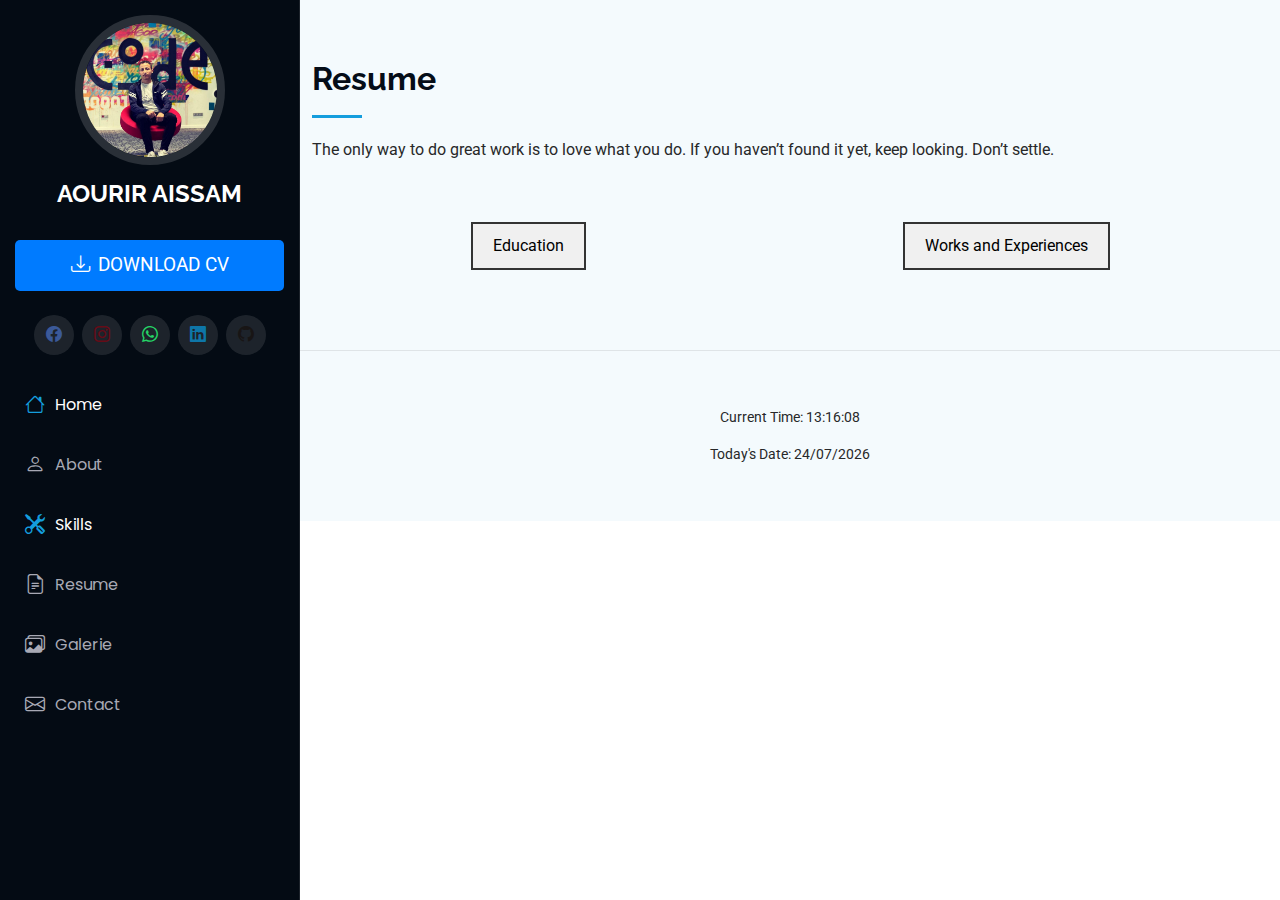
<file: resume.html>
<!DOCTYPE html>
<html lang="en">

<head>
  <meta charset="utf-8">
  <meta content="width=device-width, initial-scale=1.0" name="viewport">
  <title>About - iPortfolio Bootstrap Template</title>
  <meta content="" name="description">
  <meta content="" name="keywords">

  <!-- Favicons -->
  <link href="assets/img/favicon.png" rel="icon">
  <link href="assets/img/apple-touch-icon.png" rel="apple-touch-icon">

  <!-- Fonts -->
  <link href="https://fonts.googleapis.com" rel="preconnect">
  <link href="https://fonts.gstatic.com" rel="preconnect" crossorigin>
  <link href="https://fonts.googleapis.com/css2?family=Roboto:ital,wght@0,100;0,300;0,400;0,500;0,700;0,900;1,100;1,300;1,400;1,500;1,700;1,900&family=Poppins:ital,wght@0,100;0,200;0,300;0,400;0,500;0,600;0,700;0,800;0,900;1,100;1,200;1,300;1,400;1,500;1,600;1,700;1,800;1,900&family=Raleway:ital,wght@0,100;0,200;0,300;0,400;0,500;0,600;0,700;0,800;0,900;1,100;1,200;1,300;1,400;1,500;1,600;1,700;1,800;1,900&display=swap" rel="stylesheet">

  <!-- Vendor CSS Files -->
  <link href="assets/vendor/bootstrap/css/bootstrap.min.css" rel="stylesheet">
  <link href="assets/vendor/bootstrap-icons/bootstrap-icons.css" rel="stylesheet">
  <link href="assets/vendor/aos/aos.css" rel="stylesheet">
  <link href="assets/vendor/glightbox/css/glightbox.min.css" rel="stylesheet">
  <link href="assets/vendor/swiper/swiper-bundle.min.css" rel="stylesheet">

  <!-- Main CSS File -->
  <link href="assets/css/main.css" rel="stylesheet">

  <!-- =======================================================
  * Template Name: iPortfolio
  * Template URL: https://bootstrapmade.com/iportfolio-bootstrap-portfolio-websites-template/
  * Updated: Jun 29 2024 with Bootstrap v5.3.3
  * Author: BootstrapMade.com
  * License: https://bootstrapmade.com/license/
  ======================================================== -->
  <style>
    .school-card {
      display: flex;
      align-items: center;
      gap: 15px;
      margin-top: 15px;
      padding: 10px;
      border-radius: 10px;
      background-color: #f9f9f9;
      transition: transform 0.3s ease-in-out;
    }
  
    .school-card:hover {
      transform: scale(1.05);
    }
  
    .school-img {
      width: 120px;
      height: auto;
      border-radius: 10px;
      box-shadow: 0px 4px 8px rgba(0, 0, 0, 0.1);
    }
  
    .resume-item p {
      margin-bottom: 0;
      font-size: 14px;
    }
    /*
    code ajoute pour l'ajput de la photo des ecoles
    */
    .button-container {
      display: flex;
      justify-content: space-around;
      margin-bottom: 20px;
    }
  
    .btn-skill {
      padding: 10px 20px;
      font-size: 16px;
      cursor: pointer;
      border: 2px solid #333;
      background-color: #f0f0f0;
      transition: all 0.3s ease;
    }
  
    .btn-skill:hover {
      background-color: #ddd;
      transform: scale(1.1);
    }
  
    .section-content {
      display: none;
      margin-top: 30px;
    }
  
    .section-content.active {
      display: block;
    }

    /*pour le button de voir*/
    .btn-custom {
      background-color: #007bff;
      color: white;
      padding: 8px 20px; /* Réduction du padding pour un bouton plus petit */
      border: none;
      border-radius: 4px; /* Un rayon de bordure plus petit */
      font-size: 14px; /* Taille de police réduite pour mieux s'adapter au bouton */
      font-weight: bold;
      text-transform: uppercase;
      cursor: pointer;
      transition: background-color 0.3s ease, transform 0.3s ease;
    }
  
    .btn-custom:hover {
      background-color: #0056b3;
      transform: scale(1.05); /* Effet de zoom plus léger */
    }
  
    .btn-custom:focus {
      outline: none;
    }
  </style>
</head>

<body class="index-page">
                    
  <header id="header" class="header dark-background d-flex flex-column">
    <i class="header-toggle d-xl-none bi bi-list"></i>

    <div class="profile-img">
      <img src="assets/img/CVCV.jpg" alt="" class="img-fluid rounded-circle">
    </div>

    <a href="index.html" class="logo d-flex align-items-center justify-content-center">
      <!-- Uncomment the line below if you also wish to use an image logo -->
      <!-- <img src="assets/img/logo.png" alt=""> -->
      <h1 class="sitename">AOURIR AISSAM</h1>
    </a>
     <!-- Button to download CV -->
     <div class="download-cv mt-3">
      <a href="assets/docs/AISSAM-CV.pdf" download class="btn btn-download d-flex align-items-center justify-content-center">
        <i class="bi bi-download"></i> DOWNLOAD CV
      </a><br>
    </div>

    <div class="social-links text-center">
      <a href="https://www.facebook.com/profile.php?id=100083843084891" class="facebook" target="_blank"><i class="bi bi-facebook"></i></a>
      <a href="https://www.instagram.com/aissam.aourir?igsh=NTc4MTIwNjQ2YQ==" class="instagram" target="_blank"><i class="bi bi-instagram"></i></a>
      <a href="https://wa.me/212613935238" class="WhatsApp" target="_blank"><i class="bi bi-whatsapp"></i></a>
      <a href="https://www.linkedin.com/in/aissam-aourir-655622352/" class="linkedin" target="_blank"><i class="bi bi-linkedin"></i></a>
      <a href="https://github.com/aissam-aourir" class="github" target="_blank"><i class="bi bi-github"></i></a>
    </div>

    <nav id="navmenu" class="navmenu">
      <ul>
        <li><a href="index.html" class="active"><i class="bi bi-house navicon"></i>Home</a></li>
        <li><a href="about.html"><i class="bi bi-person navicon"></i> About</a></li>
        <li><a href="skills.html" class="active"><i class="bi bi-tools navicon"></i>Skills</a></li>
        <li><a href="resume.html"><i class="bi bi-file-earmark-text navicon"></i> Resume</a></li>
        <li><a href="galerie.html"><i class="bi bi-images navicon"></i> Galerie</a></li>
        <li><a href="contact.html"><i class="bi bi-envelope navicon"></i> Contact</a></li>
      </ul>
    </nav>

  </header>
   
  <main class="main">
      <!-- Skills Section -->
      <section id="skills" class="skills section light-background">
    
        <!-- Section Title -->
      <div class="container section-title" data-aos="fade-up">
        <h2>Resume</h2>
        <p>The only way to do great work is to love what you do. If you haven’t found it yet, keep looking. Don’t settle.</p>
      </div><!-- End Section Title -->

      
    
        <div class="container" data-aos="fade-up" data-aos-delay="100">
    
          <!-- Button to switch between sections -->
          <div class="button-container">
            <button class="btn-skill" data-target="programming-languages">Education</button>
            <button class="btn-skill" data-target="languages">Works and Experiences</button>
          </div>
    
          <!--Education  Section -->
          <div class="section-content" id="programming-languages">
            <h1>Education</h1>
            <section id="resume" class="resume section">

          <div class="container">

         <div class="row">

          <div class="col-lg-6" data-aos="fade-up" data-aos-delay="100"> <!--c'est pour diviser la page en deux -->
            <h3 class="resume-title">Sumary</h3>

            <div class="resume-item pb-0">
              <h4>AOURIR Aissam</h4>
              <p><em>A fourth-year Computer Engineering student at the National School of Applied Sciences (ENSA), Marrakech, with a solid four-year foundation in the field. Passionate about logic, algorithms, and programming, I have built strong skills in web development, database management, and object-oriented programming. I am eager to take on new challenges that allow me to grow my technical expertise and contribute to innovative projects.

                My goal is to apply my knowledge to practical projects, combining my love for solving complex problems with a commitment to creating efficient digital solutions. Motivated and focused, I am looking to gain professional experience that will expand my horizons.</em></p>
              </div><!-- Edn Resume Item -->

            <h3 class="resume-title">Education</h3>
            <div class="resume-item">
              <h4>Engineering Degree in Computer Science </h4>
              <h5>2021 - Present</h5>
              <p><em>National School of Applied Sciences (ENSA), Avenue Abdelkrim Elkhattabi,Marrakech 40000,, Morocco</em></p>
              <div class="school-card">
                <img src="assets/img/ensa.jpg" alt="ENSA Marrakech" class="school-img">
                <p>Currently pursuing an engineering degree with a strong focus on programming, algorithms, and software development.</p>
                
              </div>
              <iframe src="https://www.google.com/maps/embed?pb=!1m18!1m12!1m3!1d2626.999392146353!2d-8.017790574445451!3d31.64686807415626!2m3!1f0!2f0!3f0!3m2!1i1024!2i768!4f13.1!3m3!1m2!1s0xdafee9e5e2bd20f%3A0x2cf9300f935096fa!2z2KfZhNmF2K_Ysdiz2Kkg2KfZhNmI2LfZhtmK2Kkg2YTZhNi52YTZiNmFINin2YTYqti32KjZitmC2YrYqV_Zhdix2KfZg9i0!5e1!3m2!1sar!2sma!4v1739451009223!5m2!1sar!2sma" width="400" height="350" style="border:0;" allowfullscreen="" loading="lazy" referrerpolicy="no-referrer-when-downgrade"></iframe>        
              <h5>2021 - 2023 :Preparatory Classes</h5>
              <p>
                During these two years, I focused on building a solid foundation in mathematics, physics, and computer science, preparing for the engineering program at ENSA.
              </p>
              <ul>
                    <li>
                      2021-2022:
                <p>Success In My First Year In Ensa And In Preparatory Class.</p>
                  <a href="assets/docs/releve-cp1.pdf" target="_blank"><button  type="button" class="btn btn-custom">See</button>
                  </a>
                </li>
                <li>
                <h6>2022-2023:</h6>
                <p>Success In My second Year In Ensa And In Preparatory Class.</p>
                  <a href="assets/docs/releve-cp2.pdf" target="_blank"><button  type="button" class="btn btn-custom">See</button>
                  </a>
                </li>
              </ul>
              <h5>2023 - 2025 :Engineering Cycle</h5>
              <p>
                During these two years, I have gained strong foundational knowledge in computer science, programming, and problem-solving techniques, preparing for the final stages of my engineering education.
              </p>
              <ul>
                <li>2023-2024:
                <p>Success In My fourth Year In Ensa And first year in Engineering Cycle</p>
                  <a href="assets/docs/releve-ci1.pdf" target="_blank"><button  type="button" class="btn btn-custom">See</button>
                  </a>
                </li>
              </ul>

            </div><!-- Edn Resume Item -->

           <div class="resume-item">
              <h4>Studies at El-Khawarizmi High School In Comune of Mejjat &amp; Graphic Design</h4>
              <h5>2018 - 2021</h5>
              <p><em>Scientific Baccalaureate, BIOF option (French International Baccalaureate)</em></p>
              <div class="school-card">
              <img src="assets/img/elkhawarizmi.jpg" alt="ENSA Lycée El Khawarizmi" class="school-img">
              <p>Completed high school at Lycée El Khawarizmi, focusing on mathematics, science, and technology, building a strong foundation for engineering studies.</p>                
            </div><!-- Edn Resume Item -->
            <iframe src="https://www.google.com/maps/embed?pb=!1m18!1m12!1m3!1d2634.9580752701318!2d-8.501395774430566!3d31.364098274285812!2m3!1f0!2f0!3f0!3m2!1i1024!2i768!4f13.1!3m3!1m2!1s0xdae2abe64555555%3A0x90ab428a93570db6!2z2KvYp9mG2YjZitipINin2YTYrtmI2KfYsdiy2YXZig!5e1!3m2!1sar!2sma!4v1739451417703!5m2!1sar!2sma" width="400" height="350" style="border:0;" allowfullscreen="" loading="lazy" referrerpolicy="no-referrer-when-downgrade"></iframe>            
            <ul>
              <li>
              2020:<p>I took the Regional exam for my first year of Baccalaureate and achieved a 'Good' grade.</p>
             <a href="assets/docs/regionnal.pdf" target="_blank"><br>
               <button type="button" class="btn btn-custom">See</button>
             </a>
              </li>
            <li>
              2021:<ul>
              <li> <p>I took the National exam for my second year of Baccalaureate and achieved a ' Very Good' grade.</p>
               <a href="assets/docs/national.pdf" target="_blank">
               <button type="button" class="btn btn-custom">See</button></a></li>
               <li><p>Obtained my Baccalaureate in Physical Sciences with "Very Good" honors.</p>
               <a href="assets/docs/bac.pdf" target="_blank"><br>
               <button type="button" class="btn btn-custom">See</button></a>
              </li>
            </ul>
            </li>
            </ul>
           </div>

           <div class="resume-item">
            <h4>Studies at Anas Bno-Malik Middle School In Comune of Mejjat</h4>
            <h5>2015 - 2018</h5>
            <div class="school-card">
            <img src="assets/img/anasbnomalik.jpg" alt="Anas Bno-Malik Middle School" class="school-img">
            <p>Completed middle school at Anas Bno-Malik Middle School, developing foundational skills in mathematics, science, and technology, preparing for higher education.</p>                
          </div><!-- Edn Resume Item -->
          <iframe src="https://www.google.com/maps/embed?pb=!1m18!1m12!1m3!1d2635.301472478747!2d-8.506767674429957!3d31.351845974291606!2m3!1f0!2f0!3f0!3m2!1i1024!2i768!4f13.1!3m3!1m2!1s0xdae2be7c28e6e01%3A0xd8ffa230a2dca1b0!2z2YXYrNin2Lc!5e1!3m2!1sar!2sma!4v1739466465591!5m2!1sar!2sma" width="400" height="350" style="border:0;" allowfullscreen="" loading="lazy" referrerpolicy="no-referrer-when-downgrade"></iframe>          
           </div>
    
           <div class="resume-item">
            <h4>Studies at El-Mowahidin School In Comune of Mejjat</h4>
            <h5>2009 - 2015</h5>
            <div class="school-card">
            <img src="assets/img/anasbnomalik.jpg" alt="Anas Bno-Malik Middle School" class="school-img">
            <p>Completed primary education at El-Mowahidin School, building essential skills in mathematics, science, and language, forming a strong academic foundation.</p>                
          </div><!-- Edn Resume Item -->
          <iframe src="https://www.google.com/maps/embed?pb=!1m18!1m12!1m3!1d658.7655184235987!2d-8.507283169529238!3d31.360388098392995!2m3!1f0!2f0!3f0!3m2!1i1024!2i768!4f13.1!3m3!1m2!1s0xdae2bb26203cdd1%3A0xef8f5ba198a6f27!2z2KfZhNmF2K_Ysdiz2Kkg2KfZhNin2KjYqtiv2KfYptmK2Kkg2KfZhNmF2YjYrdiv2YrZhg!5e1!3m2!1sar!2sma!4v1739466956075!5m2!1sar!2sma" width="400" height="350" style="border:0;" allowfullscreen="" loading="lazy" referrerpolicy="no-referrer-when-downgrade"></iframe>           </div>
          


          </div>

          

        </div>

      </div>

            </section><!-- /Resume Section -->


          </div>
    
          <!-- Works and Experiences Section -->
          <div class="section-content" id="languages">
            <h1>Works and Expereinces</h1>
            <section id="resume" class="resume section">

              <div class="container">
    
                <div class="col-lg-6" data-aos="fade-up" data-aos-delay="200">
                <h3 class="resume-title">projects</h3>
                <div class="resume-item">
                  <h4>Completed a group project on game development</h4>
                  <h5>2023</h5>
                  <p><em>Collaborated with a team to design and implement a puzzle game featuring artificial intelligence, focusing on game logic, AI algorithms, and user experience,With Python kanguage </em></p>
                  <ul>
                    <li>Lead in the design, development, and implementation of the graphic, layout, and production communication materials</li>
                    <li>Delegate tasks to the 7 members of  all aspects of the project. </li>
                  </ul>
                </div><!-- Edn Resume Item -->
                <div class="resume-item">
                  <h4> Completed a Project of The Laboratory Information System (LIS) project
                    with java.</h4>
                  <h5>2024</h5>
                  <p><em>Collaborated with a team of 5 people to create the game, utilizing technologies such as Java, JavaFX, CSS, MySQL, Stripe, and UML for technical design and implementation.</em></p>
                <ul>
                  <li>The LIS automates test management and optimizes communication with analysis instruments.</li>
                  <li>The Laboratory Information System (LIS) project has addressed the issues identified in traditional medical laboratories.</li> 
                </ul>
                
                </div><!-- Edn Resume Item -->
    
                <div class="resume-item">
                  <h4>
                    Worked on a Chat Website with PHP (Project not yet completed)
                  </h4>
                  <h5>2023</h5>
                  <p><em>Worked on the project individually using OOP, PDO, MySQL database management, and frontend technologies (HTML, CSS, JavaScript)
                    Developed the chat website by applying Object-Oriented Programming (OOP) principles, utilizing PDO for secure database management, and implementing frontend features with HTML, CSS, and JavaScript. The project is ongoing.</em></p>
              </div>
    
              </div>
    
            </div>
          </section>
          </div>
    
                
    
          
        </div>
      </section><!-- /Skills Section -->
  </main>
    
  <footer id="footer" class="footer position-relative light-background">
  <div class="container">
       <!-- Display current date and time -->
        <div id="datetime" class="text-center mt-3">
          <p id="clock"></p>
          <p id="date"></p>
        </div>
      </div>
  </footer>
  
    <!-- Scroll Top -->
    <a href="#" id="scroll-top" class="scroll-top d-flex align-items-center justify-content-center"><i class="bi bi-arrow-up-short"></i></a>
  
    <!-- Preloader -->
    <div id="preloader"></div>
  
    <!-- Vendor JS Files -->
    <script src="assets/vendor/bootstrap/js/bootstrap.bundle.min.js"></script>
    <script src="assets/vendor/php-email-form/validate.js"></script>
    <script src="assets/vendor/aos/aos.js"></script>
    <script src="assets/vendor/typed.js/typed.umd.js"></script>
    <script src="assets/vendor/purecounter/purecounter_vanilla.js"></script>
    <script src="assets/vendor/waypoints/noframework.waypoints.js"></script>
    <script src="assets/vendor/glightbox/js/glightbox.min.js"></script>
    <script src="assets/vendor/imagesloaded/imagesloaded.pkgd.min.js"></script>
    <script src="assets/vendor/isotope-layout/isotope.pkgd.min.js"></script>
    <script src="assets/vendor/swiper/swiper-bundle.min.js"></script>
  
    <!-- Main JS File -->
    <script src="assets/js/main.js"></script>
    <!-- javascript pour  -->
    <script src="script.js"></script>

  
  
  
    <script>
      const buttons = document.querySelectorAll('.btn-skill');
      const sections = document.querySelectorAll('.section-content');
    
      buttons.forEach(button => {
        button.addEventListener('click', () => {
          const target = button.getAttribute('data-target');
          
          sections.forEach(section => {
            if (section.id === target) {
              section.classList.add('active');
            } else {
              section.classList.remove('active');
            }
          });
        });
      });
    </script>
  </body>
  
  </html>
</file>
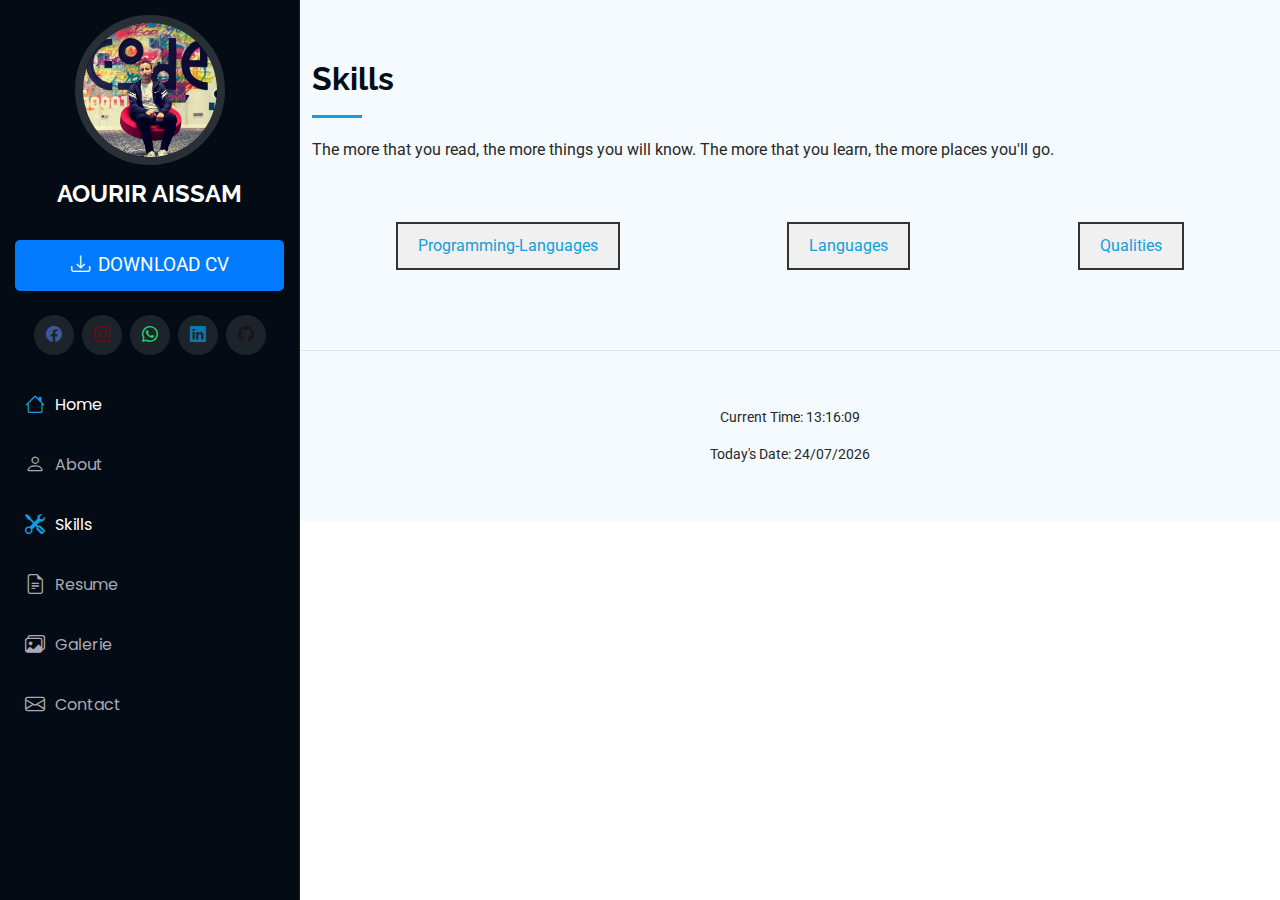
<file: skills.html>
<!DOCTYPE html>
<html lang="en">

<head>
  <meta charset="utf-8">
  <meta content="width=device-width, initial-scale=1.0" name="viewport">
  <title>Index - iPortfolio Bootstrap Template</title>
  <meta content="" name="description">
  <meta content="" name="keywords">

  <!-- Favicons -->
  <link href="assets/img/favicon.png" rel="icon">
  <link href="assets/img/apple-touch-icon.png" rel="apple-touch-icon">

  <!-- Fonts -->
  <link href="https://fonts.googleapis.com" rel="preconnect">
  <link href="https://fonts.gstatic.com" rel="preconnect" crossorigin>
  <link href="https://fonts.googleapis.com/css2?family=Roboto:ital,wght@0,100;0,300;0,400;0,500;0,700;0,900;1,100;1,300;1,400;1,500;1,700;1,900&family=Poppins:ital,wght@0,100;0,200;0,300;0,400;0,500;0,600;0,700;0,800;0,900;1,100;1,200;1,300;1,400;1,500;1,600;1,700;1,800;1,900&family=Raleway:ital,wght@0,100;0,200;0,300;0,400;0,500;0,600;0,700;0,800;0,900;1,100;1,200;1,300;1,400;1,500;1,600;1,700;1,800;1,900&display=swap" rel="stylesheet">

  <!-- Vendor CSS Files -->
  <link href="assets/vendor/bootstrap/css/bootstrap.min.css" rel="stylesheet">
  <link href="assets/vendor/bootstrap-icons/bootstrap-icons.css" rel="stylesheet">
  <link href="assets/vendor/aos/aos.css" rel="stylesheet">
  <link href="assets/vendor/glightbox/css/glightbox.min.css" rel="stylesheet">
  <link href="assets/vendor/swiper/swiper-bundle.min.css" rel="stylesheet">

  <!-- Main CSS File -->
  <link href="assets/css/main.css" rel="stylesheet">

  <!-- =======================================================
  * Template Name: iPortfolio
  * Template URL: https://bootstrapmade.com/iportfolio-bootstrap-portfolio-websites-template/
  * Updated: Jun 29 2024 with Bootstrap v5.3.3
  * Author: BootstrapMade.com
  * License: https://bootstrapmade.com/license/
  ======================================================== -->
  <style>
    .button-container {
      display: flex;
      justify-content: space-around;
      margin-bottom: 20px;
    }
  
    .btn-skill {
      padding: 10px 20px;
      font-size: 16px;
      cursor: pointer;
      border: 2px solid #333;
      background-color: #f0f0f0;
      transition: all 0.3s ease;
    }
  
    .btn-skill:hover {
      background-color: #ddd;
      transform: scale(1.1);
    }
  
    .section-content {
      display: none;
      margin-top: 30px;
    }
  
    .section-content.active {
      display: block;
    }
  </style>
</head>

<body class="index-page">
                    
  <header id="header" class="header dark-background d-flex flex-column">
    <i class="header-toggle d-xl-none bi bi-list"></i>

    <div class="profile-img">
      <img src="assets/img/CVCV.jpg" alt="" class="img-fluid rounded-circle">
    </div>

    <a href="index.html" class="logo d-flex align-items-center justify-content-center">
      <!-- Uncomment the line below if you also wish to use an image logo -->
      <!-- <img src="assets/img/logo.png" alt=""> -->
      <h1 class="sitename">AOURIR AISSAM</h1>
    </a>
     <!-- Button to download CV -->
     <div class="download-cv mt-3">
      <a href="assets/docs/AISSAM-CV.pdf" download class="btn btn-download d-flex align-items-center justify-content-center">
        <i class="bi bi-download"></i> DOWNLOAD CV
      </a><br>
    </div>

    <div class="social-links text-center">
      <a href="https://www.facebook.com/profile.php?id=100083843084891" class="facebook" target="_blank"><i class="bi bi-facebook"></i></a>
      <a href="https://www.instagram.com/aissam.aourir?igsh=NTc4MTIwNjQ2YQ==" class="instagram" target="_blank"><i class="bi bi-instagram"></i></a>
      <a href="https://wa.me/212613935238" class="WhatsApp" target="_blank"><i class="bi bi-whatsapp"></i></a>
      <a href="https://www.linkedin.com/in/aissam-aourir-655622352/" class="linkedin" target="_blank"><i class="bi bi-linkedin"></i></a>
      <a href="https://github.com/aissam-aourir" class="github" target="_blank"><i class="bi bi-github"></i></a>
    </div>

    <nav id="navmenu" class="navmenu">
      <ul>
        <li><a href="index.html" class="active"><i class="bi bi-house navicon"></i>Home</a></li>
        <li><a href="about.html"><i class="bi bi-person navicon"></i> About</a></li>
        <li><a href="skills.html" class="active"><i class="bi bi-tools navicon"></i>Skills</a></li>
        <li><a href="resume.html"><i class="bi bi-file-earmark-text navicon"></i> Resume</a></li>
        <li><a href="galerie.html"><i class="bi bi-images navicon"></i> Galerie</a></li>
        <li><a href="contact.html"><i class="bi bi-envelope navicon"></i> Contact</a></li>
      </ul>
    </nav>

  </header>

  <main class="main">
    <!-- Skills Section -->
    <section id="skills" class="skills section light-background">
  
      <!-- Section Title -->
      <div class="container section-title" data-aos="fade-up">
        <h2>Skills</h2>
        <p>The more that you read, the more things you will know. The more that you learn, the more places you'll go.</p>
      </div><!-- End Section Title -->
  
      <div class="container" data-aos="fade-up" data-aos-delay="100">
  
        <!-- Button to switch between sections -->
        <div class="button-container">
          <a href="p-languages.html" class="btn-skill">Programming-Languages</a>
          <a href="languages.html" class="btn-skill">Languages</a>
          <a href="qualities.html" class="btn-skill">Qualities</a>
        </div>
        
  
        <!-- Programming-Languages Section -->
        <div class="section-content" id="programming-languages">
          <h1>Programming-Languages</h1>
          <!-- Add your programming languages content here -->
        </div>
  
        <!-- Languages Section -->
        <div class="section-content" id="languages">
          <h1>Languages</h1>
          <!-- Add your languages content here -->
        </div>
  
        <!-- Qualities Section -->
        <div class="section-content" id="qualities">
          <h1>Qualities</h1>
          <!-- Add your qualities content here -->
        </div>
  
      </div>
    </section><!-- /Skills Section -->
  </main>
    
  <footer id="footer" class="footer position-relative light-background">
        <div class="container">
         
      
          <!-- Display current date and time -->
          <div id="datetime" class="text-center mt-3">
            <p id="clock"></p>
            <p id="date"></p>
          </div>
        </div>
  </footer>
      
      
    
      <!-- Scroll Top -->
      <a href="#" id="scroll-top" class="scroll-top d-flex align-items-center justify-content-center"><i class="bi bi-arrow-up-short"></i></a>
    
      <!-- Preloader -->
      <div id="preloader"></div>
    
      <!-- Vendor JS Files -->
      <script src="assets/vendor/bootstrap/js/bootstrap.bundle.min.js"></script>
      <script src="assets/vendor/php-email-form/validate.js"></script>
      <script src="assets/vendor/aos/aos.js"></script>
      <script src="assets/vendor/typed.js/typed.umd.js"></script>
      <script src="assets/vendor/purecounter/purecounter_vanilla.js"></script>
      <script src="assets/vendor/waypoints/noframework.waypoints.js"></script>
      <script src="assets/vendor/glightbox/js/glightbox.min.js"></script>
      <script src="assets/vendor/imagesloaded/imagesloaded.pkgd.min.js"></script>
      <script src="assets/vendor/isotope-layout/isotope.pkgd.min.js"></script>
      <script src="assets/vendor/swiper/swiper-bundle.min.js"></script>
    
      <!-- Main JS File -->
      <script src="assets/js/main.js"></script>
      <!-- script javascript pour le teme reel pour le footer -->
      <script src="script.js"></script>
      <script>
        const buttons = document.querySelectorAll('.btn-skill');
        const sections = document.querySelectorAll('.section-content');
      
        buttons.forEach(button => {
          button.addEventListener('click', () => {
            const target = button.getAttribute('data-target');
            
            sections.forEach(section => {
              if (section.id === target) {
                section.classList.add('active');
              } else {
                section.classList.remove('active');
              }
            });
          });
        });
      </script>
    
    </body>
    
    </html>
</file>
<file: assets/css/main.css>
/**
* Template Name: iPortfolio
* Template URL: https://bootstrapmade.com/iportfolio-bootstrap-portfolio-websites-template/
* Updated: Jun 29 2024 with Bootstrap v5.3.3
* Author: BootstrapMade.com
* License: https://bootstrapmade.com/license/
*/

/*--------------------------------------------------------------
# Font & Color Variables
# Help: https://bootstrapmade.com/color-system/
--------------------------------------------------------------*/
/* Fonts */
:root {
  --default-font: "Roboto",  system-ui, -apple-system, "Segoe UI", Roboto, "Helvetica Neue", Arial, "Noto Sans", "Liberation Sans", sans-serif, "Apple Color Emoji", "Segoe UI Emoji", "Segoe UI Symbol", "Noto Color Emoji";
  --heading-font: "Raleway",  sans-serif;
  --nav-font: "Poppins",  sans-serif;
}

/* Global Colors - The following color variables are used throughout the website. Updating them here will change the color scheme of the entire website */
:root { 
  --background-color: #ffffff; /* Background color for the entire website, including individual sections */
  --default-color: #272829; /* Default color used for the majority of the text content across the entire website */
  --heading-color: #050d18; /* Color for headings, subheadings and title throughout the website */
  --accent-color: #149ddd; /* Accent color that represents your brand on the website. It's used for buttons, links, and other elements that need to stand out */
  --surface-color: #ffffff; /* The surface color is used as a background of boxed elements within sections, such as cards, icon boxes, or other elements that require a visual separation from the global background. */
  --contrast-color: #ffffff; /* Contrast color for text, ensuring readability against backgrounds of accent, heading, or default colors. */
}

/* Nav Menu Colors - The following color variables are used specifically for the navigation menu. They are separate from the global colors to allow for more customization options */
:root {
  --nav-color: #a8a9b4;  /* The default color of the main navmenu links */
  --nav-hover-color: #ffffff; /* Applied to main navmenu links when they are hovered over or active */
  --nav-mobile-background-color: #040b14; /* Used as the background color for mobile navigation menu */
 }

/* Color Presets - These classes override global colors when applied to any section or element, providing reuse of the sam color scheme. */

.light-background {
  --background-color: #f4fafd;
  --surface-color: #ffffff;
}

.dark-background {
  --background-color: #040b14;
  --default-color: #ffffff;
  --heading-color: #ffffff;
  --surface-color: #151f2b;
  --contrast-color: #ffffff;
}

/* Smooth scroll */
:root {
  scroll-behavior: smooth;
}

/*--------------------------------------------------------------
# General Styling & Shared Classes
--------------------------------------------------------------*/
body {
  color: var(--default-color);
  background-color: var(--background-color);
  font-family: var(--default-font);
}

a {
  color: var(--accent-color);
  text-decoration: none;
  transition: 0.3s;
}

a:hover {
  color: color-mix(in srgb, var(--accent-color), transparent 25%);
  text-decoration: none;
}

h1,
h2,
h3,
h4,
h5,
h6 {
  color: var(--heading-color);
  font-family: var(--heading-font);
}


/*---------------------------------------
les logos de reseaux sociaux
*/
.social-links a {
  font-size: 30px; /* Taille des icônes */
  margin: 0 10px;  /* Espacement entre les icônes */
}

.social-links .facebook i {
  color: #3b5998; /* Bleu de Facebook */
}

.social-links .instagram i {
  color: #770613d5; /* Rose d'Instagram */
}

.social-links .WhatsApp i {
  color: #25D366; /* Vert de WhatsApp */
}

.social-links .linkedin i {
  color: #0e76a8; /* Bleu de LinkedIn */
}

.social-links .github i {
  color: #181515; /* Gris foncé pour GitHub */
}

/* Changer la couleur au survol */
.social-links a:hover i {
  opacity: 0.8; /* Effet de survol */
}
/*---------------------------------------
pour le button DOWLOND 
*/
/* Styles pour le bouton "Download CV" */
.download-cv .btn-download {
    font-size: 1.2rem; /* Augmente la taille de l'écriture */
    color: #ffffff; /* Couleur blanche pour le texte */
    background-color: #007bff; /* Couleur de fond (bleu) */
    padding: 10px 20px; /* Ajoute de l'espace interne pour un meilleur rendu */
    border-radius: 5px; /* Coins arrondis */
    text-transform: uppercase; /* Texte en majuscules */
    text-decoration: none; /* Retire le soulignement */
    display: inline-flex; /* Assure une bonne disposition avec l'icône */
    align-items: center;
    transition: background-color 0.3s ease, transform 0.3s ease;
}

.download-cv .btn-download i {
    margin-right: 8px; /* Espace entre l'icône et le texte */
}

.download-cv .btn-download:hover {
    background-color: #0056b3; /* Couleur plus sombre au survol */
    transform: scale(1.05); /* Légère mise en avant au survol */
}

.header {
  color: var(--default-color);
  background-color: var(--background-color);
  position: fixed;
  top: 0;
  left: 0;
  bottom: 0;
  padding: 0 15px;
  width: 300px;
  transition: all ease-in-out 0.3s;
  overflow-y: auto;
  z-index: 997;
  border-right: 1px solid color-mix(in srgb, var(--default-color), transparent 90%);
}

.header .profile-img img {
  margin: 15px auto;
  display: block;
  width: 150px;
  height: 150px;
  object-fit: cover;
  border: 8px solid color-mix(in srgb, var(--default-color), transparent 85%);
}

.header .logo {
  line-height: 1;
  margin-bottom: 15px;
}

.header .logo img {
  max-height: 32px;
  margin-right: 8px;
}

.header .logo h1 {
  font-size: 24px;
  margin: 0;
  font-weight: 700;
  color: var(--heading-color);
}

.header .social-links {
  margin: 0 0 20px 0;
}

.header .social-links a {
  font-size: 16px;
  display: inline-flex;
  align-items: center;
  justify-content: center;
  background: color-mix(in srgb, var(--default-color), transparent 90%);
  color: var(--default-color);
  margin: 0 2px;
  border-radius: 50%;
  text-align: center;
  width: 40px;
  height: 40px;
  transition: 0.3s;
}

.header .social-links a:hover {
  color: var(--contrast-color);
  background: var(--accent-color);
}

@media (min-width: 1200px) {

  .header~main,
  .header~#footer {
    margin-left: 300px;
  }
}

@media (max-width: 1199px) {
  .header {
    left: -100%;
  }
}

.header.header-show {
  left: 0;
}

.header .header-toggle {
  color: var(--contrast-color);
  background-color: var(--accent-color);
  font-size: 22px;
  display: flex;
  align-items: center;
  justify-content: center;
  width: 40px;
  height: 40px;
  border-radius: 50%;
  cursor: pointer;
  position: fixed;
  top: 15px;
  right: 15px;
  z-index: 9999;
  transition: background-color 0.3s;
}

.header .header-toggle:hover {
  color: var(--contrast-color);
  background-color: color-mix(in srgb, var(--accent-color) 90%, white 15%);
}

/*--------------------------------------------------------------
# Navigation Menu
--------------------------------------------------------------*/
.mobile-nav-toggle {
  display: none;
}

.navmenu {
  padding: 0;
  z-index: 9997;
}

.navmenu ul {
  list-style: none;
  padding: 0 0 20px 0;
  margin: 0;
}

.navmenu a,
.navmenu a:focus {
  color: var(--nav-color);
  padding: 15px 10px;
  font-family: var(--nav-font);
  font-size: 16px;
  font-weight: 400;
  display: flex;
  align-items: center;
  white-space: nowrap;
  transition: 0.3s;
  width: 100%;
}

.navmenu a .navicon,
.navmenu a:focus .navicon {
  font-size: 20px;
  margin-right: 10px;
}

.navmenu a:hover,
.navmenu .active,
.navmenu .active:focus {
  color: var(--nav-hover-color);
}

.navmenu a:hover .navicon,
.navmenu .active .navicon,
.navmenu .active:focus .navicon {
  color: var(--accent-color);
}

/*--------------------------------------------------------------
# Global Footer
--------------------------------------------------------------*/
.footer {
  color: var(--default-color);
  background-color: var(--background-color);
  font-size: 14px;
  padding: 40px 0;
  position: relative;
  border-top: 1px solid color-mix(in srgb, var(--default-color), transparent 90%);
}

.footer .copyright p {
  margin-bottom: 0;
}

.footer .credits {
  margin-top: 4px;
  font-size: 13px;
  text-align: center;
}

/*--------------------------------------------------------------
# Preloader
--------------------------------------------------------------*/
#preloader {
  position: fixed;
  inset: 0;
  z-index: 999999;
  overflow: hidden;
  background: var(--background-color);
  transition: all 0.6s ease-out;
}

#preloader:before {
  content: "";
  position: fixed;
  top: calc(50% - 30px);
  left: calc(50% - 30px);
  border: 6px solid #ffffff;
  border-color: var(--accent-color) transparent var(--accent-color) transparent;
  border-radius: 50%;
  width: 60px;
  height: 60px;
  animation: animate-preloader 1.5s linear infinite;
}

@keyframes animate-preloader {
  0% {
    transform: rotate(0deg);
  }

  100% {
    transform: rotate(360deg);
  }
}

/*--------------------------------------------------------------
# Scroll Top Button
--------------------------------------------------------------*/
.scroll-top {
  position: fixed;
  visibility: hidden;
  opacity: 0;
  right: 15px;
  bottom: -15px;
  z-index: 99999;
  background-color: var(--accent-color);
  width: 44px;
  height: 44px;
  border-radius: 50px;
  transition: all 0.4s;
}

.scroll-top i {
  font-size: 24px;
  color: var(--contrast-color);
  line-height: 0;
}

.scroll-top:hover {
  background-color: color-mix(in srgb, var(--accent-color), transparent 20%);
  color: var(--contrast-color);
}

.scroll-top.active {
  visibility: visible;
  opacity: 1;
  bottom: 15px;
}

/*--------------------------------------------------------------
# Disable aos animation delay on mobile devices
--------------------------------------------------------------*/
@media screen and (max-width: 768px) {
  [data-aos-delay] {
    transition-delay: 0 !important;
  }
}

/*--------------------------------------------------------------
# Global Page Titles & Breadcrumbs
--------------------------------------------------------------*/
.page-title {
  color: var(--default-color);
  background-color: var(--background-color);
  padding: 25px 0;
  position: relative;
}

.page-title h1 {
  font-size: 24px;
  font-weight: 700;
}

.page-title .breadcrumbs ol {
  display: flex;
  flex-wrap: wrap;
  list-style: none;
  padding: 0;
  margin: 0;
  font-size: 14px;
  font-weight: 400;
}

.page-title .breadcrumbs ol li+li {
  padding-left: 10px;
}

.page-title .breadcrumbs ol li+li::before {
  content: "/";
  display: inline-block;
  padding-right: 10px;
  color: color-mix(in srgb, var(--default-color), transparent 70%);
}

/*--------------------------------------------------------------
# Global Sections
--------------------------------------------------------------*/
section,
.section {
  color: var(--default-color);
  background-color: var(--background-color);
  padding: 60px 0;
  overflow: clip;
}

/*--------------------------------------------------------------
# Global Section Titles
--------------------------------------------------------------*/
.section-title {
  padding-bottom: 60px;
  position: relative;
}

.section-title h2 {
  font-size: 32px;
  font-weight: 700;
  margin-bottom: 20px;
  padding-bottom: 20px;
  position: relative;
}

.section-title h2:after {
  content: "";
  position: absolute;
  display: block;
  width: 50px;
  height: 3px;
  background: var(--accent-color);
  left: 0;
  bottom: 0;
}

.section-title p {
  margin-bottom: 0;
}

/*--------------------------------------------------------------
# Hero Section
--------------------------------------------------------------*/
.hero {
  width: 100%;
  min-height: 100vh;
  position: relative;
  padding: 80px 0;
  display: flex;
  align-items: center;
  justify-content: center;
}

.hero img {
  position: absolute;
  inset: 0;
  display: block;
  width: 100%;
  height: 100%;
  object-fit: cover;
  z-index: 1;
}

.hero:before {
  content: "";
  background: color-mix(in srgb, var(--background-color), transparent 70%);
  position: absolute;
  inset: 0;
  z-index: 2;
}

.hero .container {
  position: relative;
  z-index: 3;
}

.hero h2 {
  margin: 0;
  font-size: 64px;
  font-weight: 700;
}

.hero p {
  margin: 5px 0 0 0;
  font-size: 26px;
}

.hero p span {
  letter-spacing: 1px;
  border-bottom: 2px solid var(--accent-color);
}

.hero .social-links {
  margin-top: 25px;
}

.hero .social-links a {
  font-size: 24px;
  display: inline-block;
  color: color-mix(in srgb, var(--default-color), transparent 50%);
  line-height: 1;
  margin-right: 20px;
  transition: 0.3s;
}

.hero .social-links a:hover {
  color: var(--accent-color);
}

@media (max-width: 768px) {
  .hero h2 {
    font-size: 32px;
  }

  .hero p {
    font-size: 20px;
  }
}

/*--------------------------------------------------------------
# About Section
--------------------------------------------------------------*/
.about .content h2 {
  font-weight: 700;
  font-size: 24px;
}

.about .content ul {
  list-style: none;
  padding: 0;
}

.about .content ul li {
  margin-bottom: 20px;
  display: flex;
  align-items: center;
}

.about .content ul strong {
  margin-right: 10px;
}

.about .content ul i {
  font-size: 16px;
  margin-right: 5px;
  color: var(--accent-color);
  line-height: 0;
}

/*--------------------------------------------------------------
# Stats Section
--------------------------------------------------------------*/
.stats .stats-item {
  padding: 30px;
  width: 100%;
}

.stats .stats-item i {
  color: var(--accent-color);
  display: block;
  font-size: 44px;
  float: left;
  line-height: 0;
}

.stats .stats-item .purecounter {
  color: var(--heading-color);
  font-size: 48px;
  line-height: 40px;
  display: block;
  font-weight: 700;
  margin-left: 60px;
}

.stats .stats-item p {
  color: color-mix(in srgb, var(--default-color), transparent 40%);
  padding: 15px 0 0 0;
  margin: 0 0 0 60px;
  font-family: var(--heading-font);
  font-size: 14px;
}

/*--------------------------------------------------------------
# Skills Section
--------------------------------------------------------------*/
.skills .progress {
  height: 60px;
  display: block;
  background: none;
  border-radius: 0;
}

.skills .progress .skill {
  color: var(--heading-color);
  padding: 0;
  margin: 0 0 6px 0;
  text-transform: uppercase;
  display: block;
  font-weight: 600;
  font-family: var(--heading-font);
}

.skills .progress .skill .val {
  float: right;
  font-style: normal;
}

.skills .progress-bar-wrap {
  background: color-mix(in srgb, var(--default-color), transparent 90%);
  height: 10px;
}

.skills .progress-bar {
  width: 1px;
  height: 10px;
  transition: 0.9s;
  background-color: var(--accent-color);
}

/*--------------------------------------------------------------
# Resume Section
--------------------------------------------------------------*/
.resume .resume-title {
  color: var(--heading-color);
  font-size: 26px;
  font-weight: 700;
  margin-top: 20px;
  margin-bottom: 20px;
}

.resume .resume-item {
  padding: 0 0 20px 20px;
  margin-top: -2px;
  border-left: 2px solid var(--accent-color);
  position: relative;
}

.resume .resume-item h4 {
  line-height: 18px;
  font-size: 18px;
  font-weight: 600;
  text-transform: uppercase;
  color: color-mix(in srgb, var(--default-color), transparent 20%);
  margin-bottom: 10px;
}

.resume .resume-item h5 {
  font-size: 16px;
  padding: 5px 15px;
  display: inline-block;
  font-weight: 600;
  margin-bottom: 10px;
}

.resume .resume-item ul {
  padding-left: 20px;
}

.resume .resume-item ul li {
  padding-bottom: 10px;
}

.resume .resume-item:last-child {
  padding-bottom: 0;
}

.resume .resume-item::before {
  content: "";
  position: absolute;
  width: 16px;
  height: 16px;
  border-radius: 50px;
  left: -9px;
  top: 0;
  background: var(--background-color);
  border: 2px solid var(--accent-color);
}

/*--------------------------------------------------------------
# Portfolio Section
--------------------------------------------------------------*/
.portfolio .portfolio-filters {
  padding: 0;
  margin: 0 auto 20px auto;
  list-style: none;
  text-align: center;
}

.portfolio .portfolio-filters li {
  cursor: pointer;
  display: inline-block;
  padding: 0;
  font-size: 14px;
  font-weight: 400;
  margin: 0 10px;
  line-height: 1;
  text-transform: uppercase;
  margin-bottom: 10px;
  transition: all 0.3s ease-in-out;
}

.portfolio .portfolio-filters li:hover,
.portfolio .portfolio-filters li.filter-active {
  color: var(--accent-color);
}

.portfolio .portfolio-filters li:first-child {
  margin-left: 0;
}

.portfolio .portfolio-filters li:last-child {
  margin-right: 0;
}

@media (max-width: 575px) {
  .portfolio .portfolio-filters li {
    font-size: 14px;
    margin: 0 5px;
  }
}

.portfolio .portfolio-content {
  position: relative;
  overflow: hidden;
}

.portfolio .portfolio-content img {
  transition: 0.3s;
}

.portfolio .portfolio-content .portfolio-info {
  opacity: 0;
  position: absolute;
  inset: 0;
  z-index: 3;
  transition: all ease-in-out 0.3s;
  background: rgba(0, 0, 0, 0.6);
  padding: 15px;
}

.portfolio .portfolio-content .portfolio-info h4 {
  font-size: 14px;
  padding: 5px 10px;
  font-weight: 400;
  color: #ffffff;
  display: inline-block;
  background-color: var(--accent-color);
}

.portfolio .portfolio-content .portfolio-info p {
  position: absolute;
  bottom: 10px;
  text-align: center;
  display: inline-block;
  left: 0;
  right: 0;
  font-size: 16px;
  font-weight: 600;
  color: rgba(255, 255, 255, 0.8);
}

.portfolio .portfolio-content .portfolio-info .preview-link,
.portfolio .portfolio-content .portfolio-info .details-link {
  position: absolute;
  left: calc(50% - 40px);
  font-size: 26px;
  top: calc(50% - 14px);
  color: #fff;
  transition: 0.3s;
  line-height: 1.2;
}

.portfolio .portfolio-content .portfolio-info .preview-link:hover,
.portfolio .portfolio-content .portfolio-info .details-link:hover {
  color: var(--accent-color);
}

.portfolio .portfolio-content .portfolio-info .details-link {
  left: 50%;
  font-size: 34px;
  line-height: 0;
}

.portfolio .portfolio-content:hover .portfolio-info {
  opacity: 1;
}

.portfolio .portfolio-content:hover img {
  transform: scale(1.1);
}

/*--------------------------------------------------------------
# Services Section
--------------------------------------------------------------*/
.services .service-item {
  position: relative;
}

.services .service-item .icon {
  background: var(--accent-color);
  display: flex;
  align-items: center;
  justify-content: center;
  width: 54px;
  height: 54px;
  border-radius: 50%;
  transition: 0.5s;
  border: 1px solid var(--accent-color);
  margin-right: 20px;
}

.services .service-item .icon i {
  color: var(--contrast-color);
  font-size: 24px;
  line-height: 0;
}

.services .service-item:hover .icon {
  background: var(--surface-color);
}

.services .service-item:hover .icon i {
  color: var(--accent-color);
}

.services .service-item .title {
  font-weight: 700;
  margin-bottom: 15px;
  font-size: 18px;
}

.services .service-item .title a {
  color: var(--heading-color);
}

.services .service-item .title a:hover {
  color: var(--accent-color);
}

.services .service-item .description {
  line-height: 24px;
  font-size: 14px;
}

/*--------------------------------------------------------------
# Testimonials Section
--------------------------------------------------------------*/
.testimonials .testimonials-carousel,
.testimonials .testimonials-slider {
  overflow: hidden;
}

.testimonials .testimonial-item {
  box-sizing: content-box;
  text-align: center;
  min-height: 320px;
}

.testimonials .testimonial-item .testimonial-img {
  width: 90px;
  border-radius: 50%;
  margin: 0 auto;
}

.testimonials .testimonial-item h3 {
  font-size: 18px;
  font-weight: bold;
  margin: 10px 0 5px 0;
}

.testimonials .testimonial-item h4 {
  font-size: 14px;
  color: color-mix(in srgb, var(--default-color), transparent 20%);
  margin: 0;
}

.testimonials .testimonial-item .quote-icon-left,
.testimonials .testimonial-item .quote-icon-right {
  color: color-mix(in srgb, var(--accent-color), transparent 40%);
  font-size: 26px;
  line-height: 0;
}

.testimonials .testimonial-item .quote-icon-left {
  display: inline-block;
  left: -5px;
  position: relative;
}

.testimonials .testimonial-item .quote-icon-right {
  display: inline-block;
  right: -5px;
  position: relative;
  top: 10px;
  transform: scale(-1, -1);
}

.testimonials .testimonial-item p {
  font-style: italic;
  margin: 0 15px 15px 15px;
  padding: 20px;
  background-color: var(--surface-color);
  position: relative;
  margin-bottom: 35px;
  border-radius: 6px;
  box-shadow: 0px 2px 15px rgba(0, 0, 0, 0.1);
}

.testimonials .testimonial-item p::after {
  content: "";
  width: 0;
  height: 0;
  border-top: 20px solid var(--surface-color);
  border-right: 20px solid transparent;
  border-left: 20px solid transparent;
  position: absolute;
  bottom: -20px;
  left: calc(50% - 20px);
}

.testimonials .swiper-wrapper {
  height: auto;
}

.testimonials .swiper-pagination {
  margin-top: 40px;
  position: relative;
}

.testimonials .swiper-pagination .swiper-pagination-bullet {
  width: 12px;
  height: 12px;
  background-color: var(--background-color);
  opacity: 1;
  border: 1px solid var(--accent-color);
}

.testimonials .swiper-pagination .swiper-pagination-bullet-active {
  background-color: var(--accent-color);
}

/*--------------------------------------------------------------
# Contact Section
--------------------------------------------------------------*/
.contact .info-wrap {
  background-color: var(--surface-color);
  box-shadow: 0px 0px 20px rgba(0, 0, 0, 0.1);
  padding: 30px;
}

@media (max-width: 575px) {
  .contact .info-wrap {
    padding: 20px;
  }
}

.contact .info-item {
  margin-bottom: 40px;
}

.contact .info-item i {
  font-size: 20px;
  color: var(--accent-color);
  background: color-mix(in srgb, var(--accent-color), transparent 92%);
  width: 44px;
  height: 44px;
  display: flex;
  justify-content: center;
  align-items: center;
  border-radius: 50px;
  transition: all 0.3s ease-in-out;
  margin-right: 15px;
}

.contact .info-item h3 {
  padding: 0;
  font-size: 18px;
  font-weight: 700;
  margin-bottom: 5px;
}

.contact .info-item p {
  padding: 0;
  margin-bottom: 0;
  font-size: 14px;
}

.contact .info-item:hover i {
  background: var(--accent-color);
  color: var(--contrast-color);
}

.contact .php-email-form {
  background-color: var(--surface-color);
  height: 100%;
  padding: 30px;
  box-shadow: 0px 0px 20px rgba(0, 0, 0, 0.1);
}

@media (max-width: 575px) {
  .contact .php-email-form {
    padding: 20px;
  }
}

.contact .php-email-form input[type=text],
.contact .php-email-form input[type=email],
.contact .php-email-form textarea {
  font-size: 14px;
  padding: 10px 15px;
  box-shadow: none;
  border-radius: 0;
  color: var(--default-color);
  background-color: var(--surface-color);
  border-color: color-mix(in srgb, var(--default-color), transparent 80%);
}

.contact .php-email-form input[type=text]:focus,
.contact .php-email-form input[type=email]:focus,
.contact .php-email-form textarea:focus {
  border-color: var(--accent-color);
}

.contact .php-email-form input[type=text]::placeholder,
.contact .php-email-form input[type=email]::placeholder,
.contact .php-email-form textarea::placeholder {
  color: color-mix(in srgb, var(--default-color), transparent 70%);
}

.contact .php-email-form button[type=submit] {
  color: var(--contrast-color);
  background: var(--accent-color);
  border: 0;
  padding: 10px 30px;
  transition: 0.4s;
  border-radius: 50px;
}

.contact .php-email-form button[type=submit]:hover {
  background: color-mix(in srgb, var(--accent-color), transparent 25%);
}

/*--------------------------------------------------------------
# Portfolio Details Section
--------------------------------------------------------------*/
.portfolio-details .portfolio-details-slider img {
  width: 100%;
}

.portfolio-details .portfolio-details-slider .swiper-pagination {
  margin-top: 20px;
  position: relative;
}

.portfolio-details .portfolio-details-slider .swiper-pagination .swiper-pagination-bullet {
  width: 12px;
  height: 12px;
  background-color: color-mix(in srgb, var(--default-color), transparent 85%);
  opacity: 1;
}

.portfolio-details .portfolio-details-slider .swiper-pagination .swiper-pagination-bullet-active {
  background-color: var(--accent-color);
}

.portfolio-details .portfolio-info {
  padding: 30px;
  box-shadow: 0px 0 30px rgba(0, 0, 0, 0.1);
}

.portfolio-details .portfolio-info h3 {
  font-size: 22px;
  font-weight: 700;
  margin-bottom: 20px;
  padding-bottom: 20px;
  border-bottom: 1px solid color-mix(in srgb, var(--default-color), transparent 85%);
}

.portfolio-details .portfolio-info ul {
  list-style: none;
  padding: 0;
  font-size: 15px;
}

.portfolio-details .portfolio-info ul li+li {
  margin-top: 10px;
}

.portfolio-details .portfolio-description {
  padding-top: 30px;
}

.portfolio-details .portfolio-description h2 {
  font-size: 26px;
  font-weight: 700;
  margin-bottom: 20px;
}

.portfolio-details .portfolio-description p {
  padding: 0;
  color: color-mix(in srgb, var(--default-color), transparent 30%);
}

/*--------------------------------------------------------------
# Service Details Section
--------------------------------------------------------------*/
.service-details .services-list {
  padding: 10px 30px;
  border: 1px solid color-mix(in srgb, var(--default-color), transparent 90%);
  margin-bottom: 20px;
}

.service-details .services-list a {
  display: block;
  line-height: 1;
  padding: 8px 0 8px 15px;
  border-left: 3px solid color-mix(in srgb, var(--default-color), transparent 70%);
  margin: 20px 0;
  color: color-mix(in srgb, var(--default-color), transparent 20%);
  transition: 0.3s;
}

.service-details .services-list a.active {
  color: var(--heading-color);
  font-weight: 700;
  border-color: var(--accent-color);
}

.service-details .services-list a:hover {
  border-color: var(--accent-color);
}

.service-details .services-img {
  margin-bottom: 20px;
}

.service-details h3 {
  font-size: 26px;
  font-weight: 700;
}

.service-details h4 {
  font-size: 20px;
  font-weight: 700;
}

.service-details p {
  font-size: 15px;
}

.service-details ul {
  list-style: none;
  padding: 0;
  font-size: 15px;
}

.service-details ul li {
  padding: 5px 0;
  display: flex;
  align-items: center;
}

.service-details ul i {
  font-size: 20px;
  margin-right: 8px;
  color: var(--accent-color);
}

/*--------------------------------------------------------------
# Starter Section Section
--------------------------------------------------------------*/


/*--------------------------------------------------------------
# pour les skills et en particulier les langages de programmation
--------------------------------------------------------------*/

.logo-container {
  display: flex;
  flex-direction: column;
  align-items: center;
  justify-content: center;
  transition: transform 0.3s ease-in-out;
  cursor: pointer;
}

.logo-container:hover {
  transform: scale(1.1); /* Agrandir l'élément */
}

.logo-container i {
  transition: transform 0.3s ease-in-out;
}

.logo-container:hover i {
  transform: scale(1.7); /* Agrandir l'icône */
}

.logo-container h4,
.logo-container p {
  transition: transform 0.3s ease-in-out;
}

.logo-container:hover h4,
.logo-container:hover p {
  transform: scale(1.1); /* Agrandir le texte */
}

.cpp-logo { color: #0077B5; }
.java-logo { color: #F8981D; }
.php-logo { color: #777BB4; }
.uml-logo { color: #8B0000; }
.sql-logo { color: #00A9E0; }
.html5-logo { color: #E34F26; }
.css3-logo { color: #1572B6; }
.js-logo { color: #F7DF1E; }
.bash-logo { color: #4EAA3A; }
.bootstrap-logo { color: #563D7C; }
</file>
